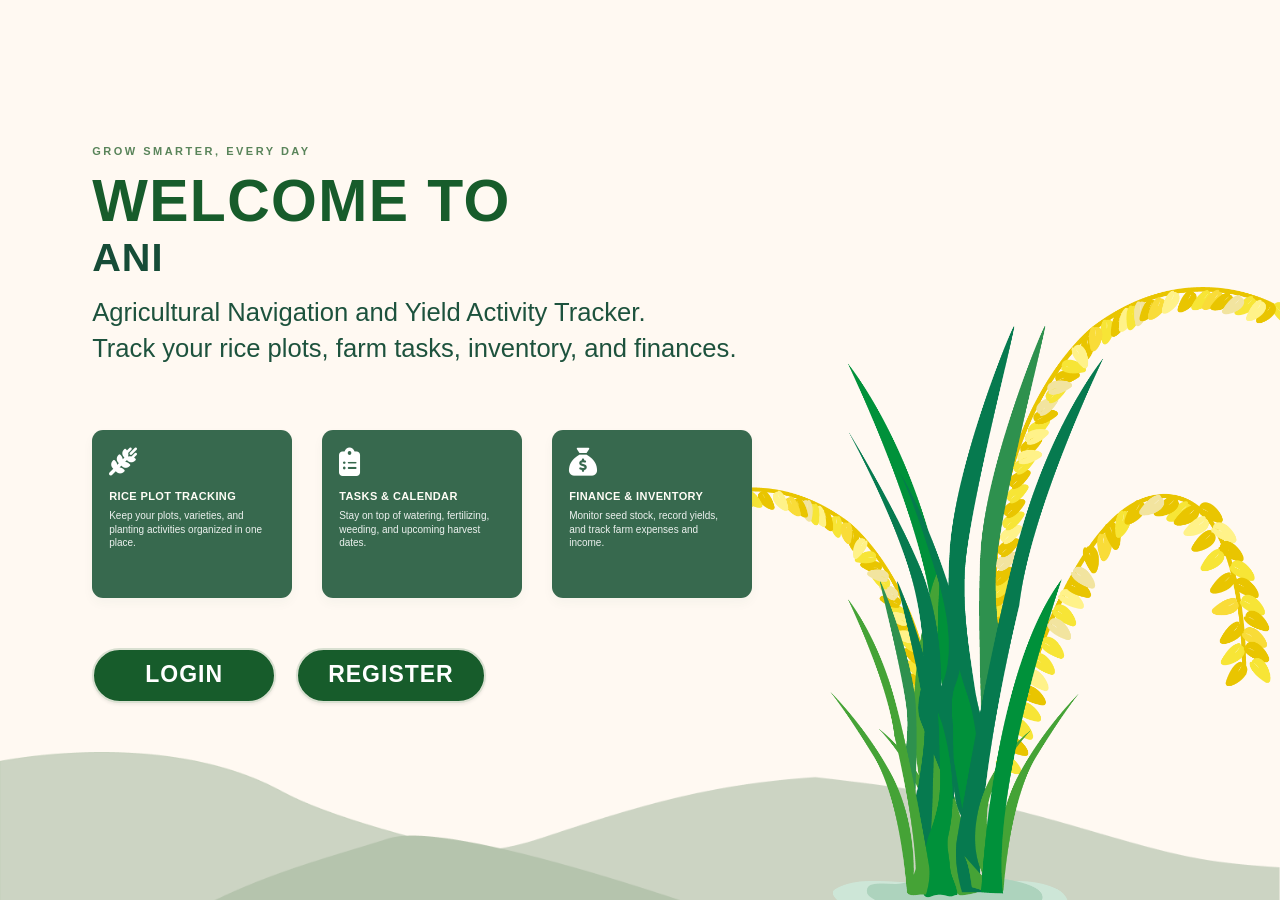
<file: ANI-2/index.html>
<!doctype html>
<html lang="en">
<head>
    <meta charset="utf-8">
    <meta name="viewport" content="width=device-width, initial-scale=1">
    <title>Ani</title>
    <script>
        // Redirect to Admin Dashboard if admin, to User Dashboard if farmer, otherwise landing page
        const user = localStorage.getItem('aniya_user');
        const role = localStorage.getItem('aniya_role');

        if (user) {
            if (role === 'admin') {
                window.location.replace('Admin/index.html');
            } else {
                window.location.replace('Dashboard/index.html');
            }
        } else {
            window.location.replace('landing.html');
        }
    </script>
</head>
<body>
    <noscript>
        <p><a href="landing.html">Open Ani</a></p>
    </noscript>
</body>
</html>
</file>
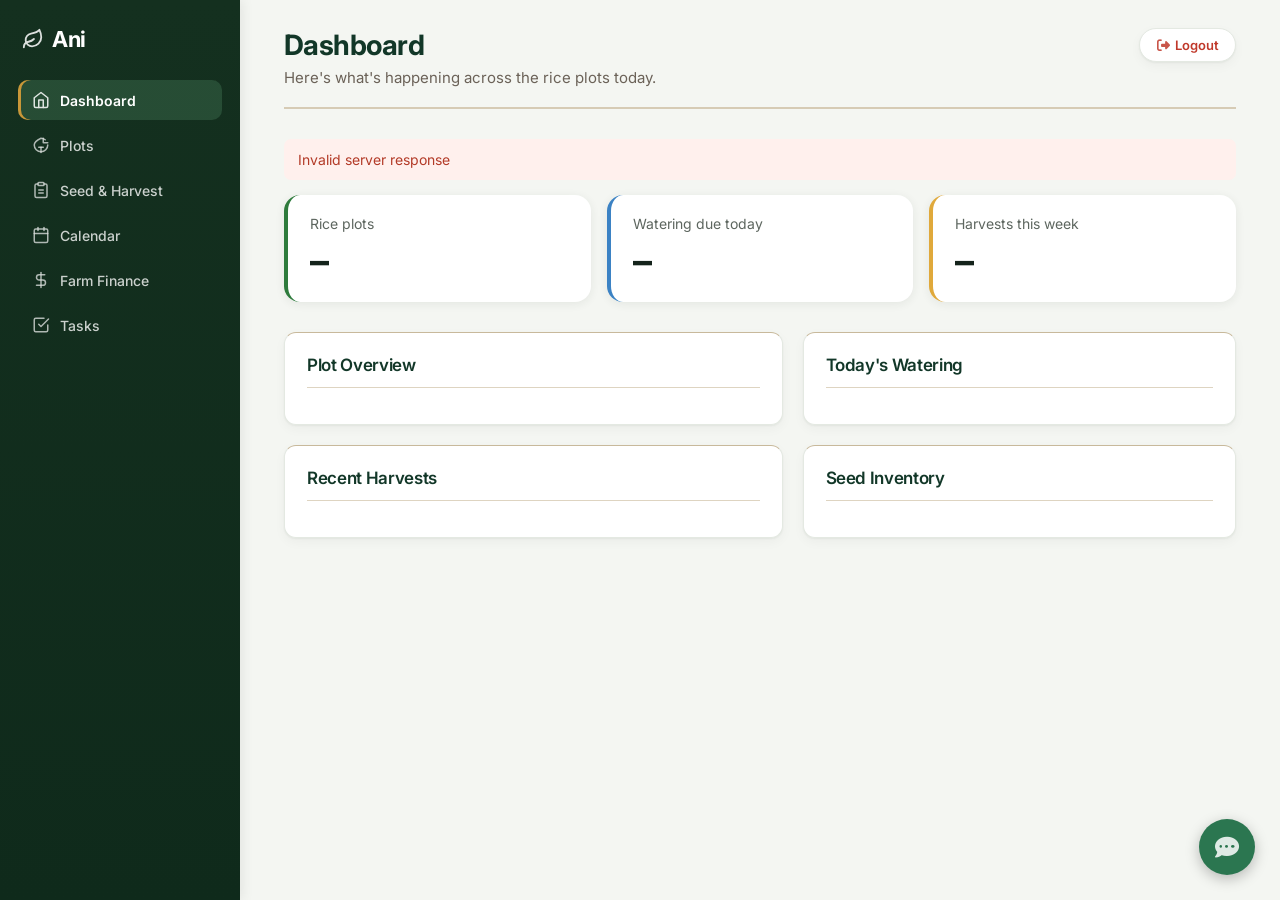
<file: ANI-2/Dashboard/index.html>
<!doctype html>
<html lang="en">
 
<head>
    <meta charset="utf-8">
    <meta name="viewport" content="width=device-width,initial-scale=1">
    <title>Ani — Dashboard</title>
    <link rel="stylesheet" href="../assets/css/base.css">
    <link rel="stylesheet" href="../assets/css/layout.css">
    <link rel="stylesheet" href="../assets/css/components.css">
    <link rel="stylesheet" href="dashboard.css">
    <link rel="stylesheet" href="../Chat/chat.css">
</head>
 
<body data-page="dashboard">
    <div class="app">
        <aside class="sidebar" id="sidebar"></aside>
 
        <main class="main">
            <header class="page-header header-top-bar">
                <div>
                    <h1>Dashboard</h1>
                    <p>Here's what's happening across the rice plots today.</p>
                </div>
 
                <div class="side-note header-user-wrap">
                    <div id="sidebarUser" class="side-user" hidden></div>
                    <a href="#" id="logoutBtn" class="logout-link">🚪 Logout</a>
                </div>
            </header>
 
            <div id="dashError" class="error-box" hidden></div>
 
            <div class="stats">
                <div class="stat stat-green">
                    <span>Rice plots</span>
                    <b id="statRice">–</b>
                </div>
 
                <div class="stat stat-blue">
                    <span>Watering due today</span>
                    <b id="statTasks">–</b>
                </div>
 
                <div class="stat stat-gold">
                    <span>Harvests this week</span>
                    <b id="statHarvests">–</b>
                </div>
            </div>
 
            <div class="dash-grid">
                <section class="card dash-plots">
                    <h2>Plot Overview</h2>
                    <div class="plot-grid" id="plotGrid"></div>
                </section>
 
                <section class="card dash-watering">
                    <h2>Today's Watering</h2>
                    <div id="taskList"></div>
                </section>
 
                <section class="card dash-harvest">
                    <h2>Recent Harvests</h2>
                    <div id="harvestList"></div>
                </section>
 
                <section class="card dash-seeds">
                    <h2>Seed Inventory</h2>
                    <div id="seedList"></div>
                </section>
            </div>
        </main>
    </div>
 
    <div id="toast" class="toast"></div>
 
    <template id="tpl-plot-card">
        <div class="plot-card">
            <strong data-field="name"></strong>
            <small data-field="crop"></small>
            <div>
                <span class="badge" data-badge="crop"></span>
                <span class="badge" data-badge="status"></span>
            </div>
        </div>
    </template>
 
    <template id="tpl-task-item">
        <div class="list-row">
            <span data-field="label"></span>
            <span class="badge" data-badge="state"></span>
        </div>
    </template>
 
    <template id="tpl-harvest-item">
        <div class="list-row">
            <span data-field="label"></span>
            <strong data-field="quantity"></strong>
        </div>
    </template>
 
    <template id="tpl-seed-item">
        <div class="list-row">
            <span data-field="name"></span>
            <strong>
                <span data-field="quantity"></span>
                <span class="badge low" data-role="low" hidden>Low</span>
            </strong>
        </div>
    </template>
 
    <template id="tpl-empty">
        <div class="empty" data-field="text"></div>
    </template>
 
    <script src="../assets/js/core.js"></script>
    <script src="../assets/js/layout.js"></script>
    <script src="dashboard.js"></script>
    <script src="../Chat/chat.js"></script>
</body>
 
</html>
</file>
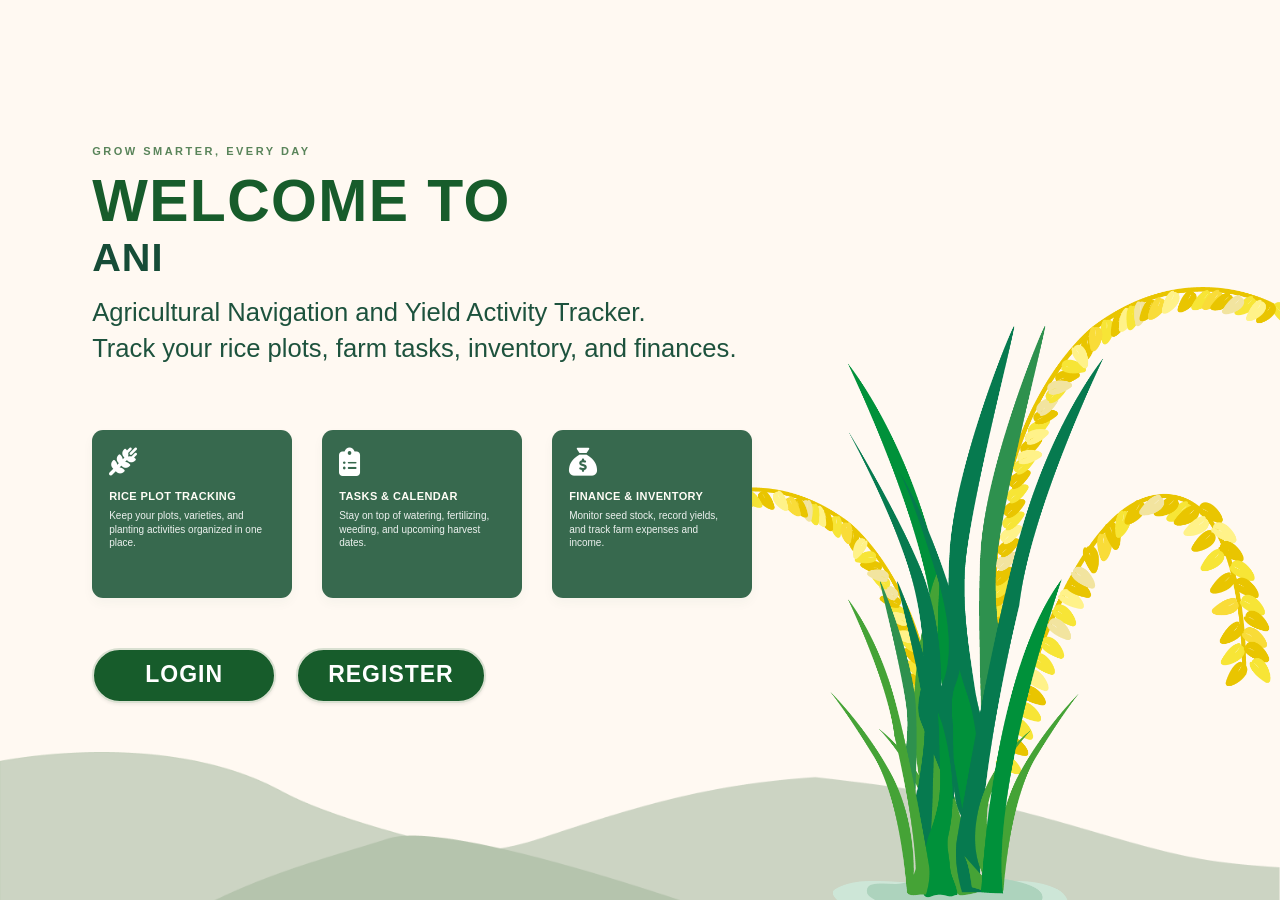
<file: ANI-2/landing.html>
<!doctype html>
<html lang="en">
<head>
    <meta charset="utf-8">
    <meta name="viewport" content="width=device-width, initial-scale=1">
    <meta name="theme-color" content="#fff9f2">
    <meta name="description" content="Ani — Agricultural Navigation and Yield Activity Tracker. Monitor rice plots, farm tasks, inventory, and finances.">
    <title>Ani — Welcome</title>
    <link rel="stylesheet" href="assets/css/base.css">
    <link rel="stylesheet" href="landing.css">
    <link rel="stylesheet" href="https://cdnjs.cloudflare.com/ajax/libs/font-awesome/6.5.2/css/all.min.css">
</head>
<body class="landing-page">
    <main class="landing">
        <div class="landscape" aria-hidden="true">
            <img class="hills" src="assets/images/ground.png" alt="">
            <img class="rice-plant" src="assets/images/Palay.png" alt="">
        </div>

        <section class="landing-content" aria-labelledby="welcome-title">
            <p class="eyebrow">GROW SMARTER, EVERY DAY</p>
            <h1 id="welcome-title">WELCOME TO</h1>
            <h2>ANI</h2>
            <p class="intro">Agricultural Navigation and Yield Activity Tracker.<br class="desktop-break"> Track your rice plots, farm tasks, inventory, and finances.</p>

            <div class="feature-grid">
                <article class="feature-card">
                    <i class="fa-solid fa-wheat-awn" style="color:#ffffff; font-size:28px; display:block; margin-bottom:14px;" aria-hidden="true"></i>
                    <h3>RICE PLOT TRACKING</h3>
                    <p>Keep your plots, varieties, and planting activities organized in one place.</p>
                </article>
                <article class="feature-card">
                    <i class="fa-solid fa-clipboard-list" style="color:#ffffff; font-size:28px; display:block; margin-bottom:14px;" aria-hidden="true"></i>
                    <h3>TASKS &amp; CALENDAR</h3>
                    <p>Stay on top of watering, fertilizing, weeding, and upcoming harvest dates.</p>
                </article>
                <article class="feature-card">
                    <i class="fa-solid fa-sack-dollar" style="color:#ffffff; font-size:28px; display:block; margin-bottom:14px;" aria-hidden="true"></i>
                    <h3>FINANCE &amp; INVENTORY</h3>
                    <p>Monitor seed stock, record yields, and track farm expenses and income.</p>
                </article>
            </div>

            <div class="landing-actions">
                <a class="landing-button" href="Auth/login.html">LOGIN</a>
                <a class="landing-button" href="Auth/register.html">REGISTER</a>
            </div>
        </section>
    </main>
</body>
</html>
</file>
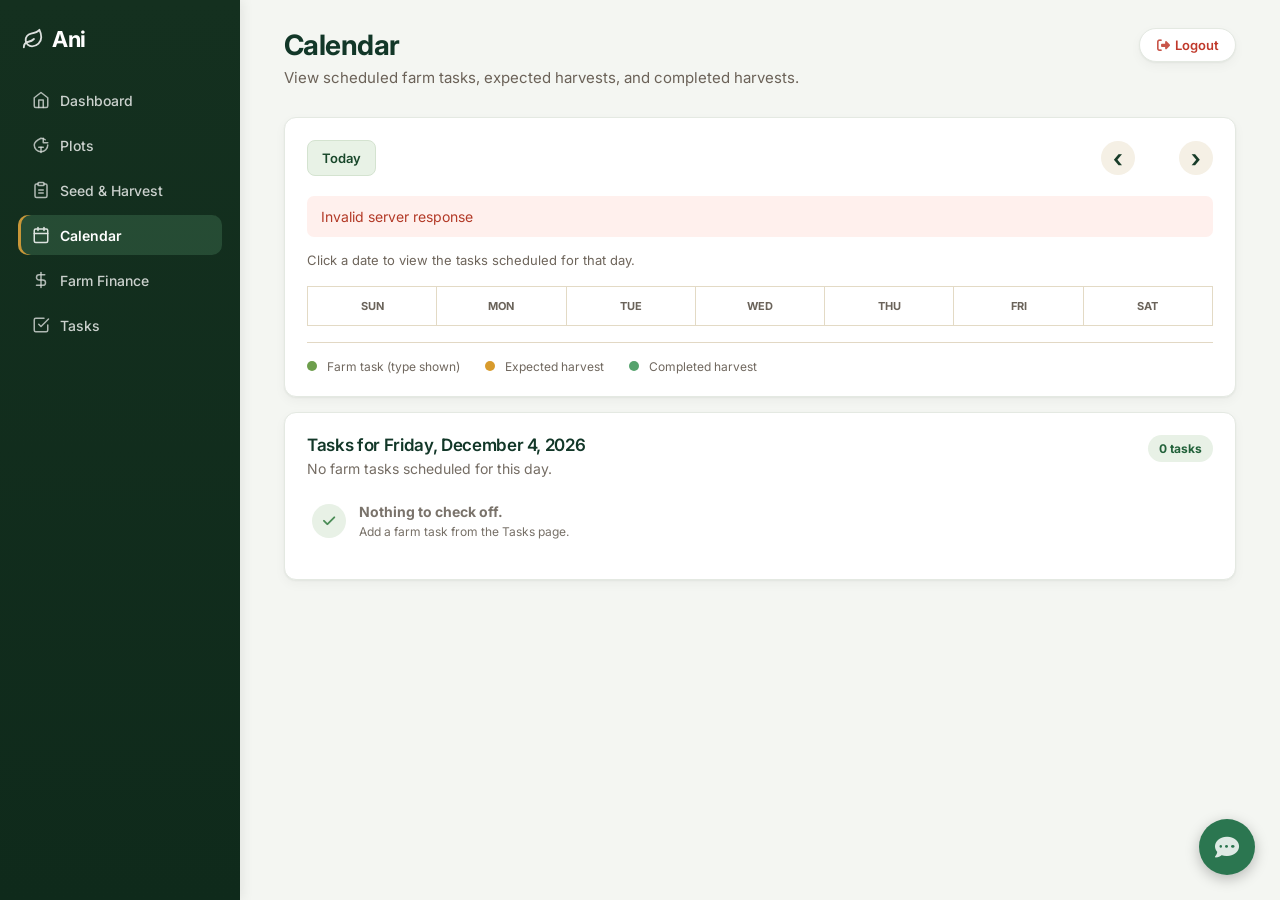
<file: ANI-2/Calendar/calendar.html>
<!doctype html>
<html lang="en">
<head>
    <meta charset="utf-8">
    <meta name="viewport" content="width=device-width,initial-scale=1">
    <title>Ani — Calendar</title>
    <link rel="stylesheet" href="../assets/css/base.css">
    <link rel="stylesheet" href="../assets/css/layout.css">
    <link rel="stylesheet" href="../assets/css/components.css">
    <link rel="stylesheet" href="calendar.css">
    <link rel="stylesheet" href="../Chat/chat.css">
</head>
<body data-page="calendar">
    <div class="app">
        <aside class="sidebar" id="sidebar"></aside>

        <main class="main">
            <header class="page-header header-top-bar">
                <div>
                    <h1>Calendar</h1>
                    <p>View scheduled farm tasks, expected harvests, and completed harvests.</p>
                </div>

                <div class="side-note header-user-wrap">
                    <div id="sidebarUser" class="side-user" hidden></div>
                    <a href="#" id="logoutBtn" class="logout-link">🚪 Logout</a>
                </div>
            </header>

            <section class="card calendar-card">
                <div class="calendar-toolbar">
                    <button type="button" class="today-btn" id="todayBtn">Today</button>

                    <div class="month-nav">
                        <button type="button" id="prevMonth" aria-label="Previous month">‹</button>
                        <h2 id="monthTitle"></h2>
                        <button type="button" id="nextMonth" aria-label="Next month">›</button>
                    </div>
                </div>

                <div id="calNotice" class="error-box" hidden></div>

                <p class="calendar-help">Click a date to view the tasks scheduled for that day.</p>

                <div class="calendar-grid" id="calendar">
                    <div class="weekday">SUN</div>
                    <div class="weekday">MON</div>
                    <div class="weekday">TUE</div>
                    <div class="weekday">WED</div>
                    <div class="weekday">THU</div>
                    <div class="weekday">FRI</div>
                    <div class="weekday">SAT</div>
                </div>

                <div class="legend">
                    <span><i class="dot watering-dot"></i> Farm task (type shown)</span>
                    <span><i class="dot expected-dot"></i> Expected harvest</span>
                    <span><i class="dot harvest-dot"></i> Completed harvest</span>
                </div>
            </section>

            <section class="card day-tasks-card" id="dayTasksCard">
                <div class="day-tasks-header">
                    <div>
                        <h2 id="selectedDateTitle">Tasks for today</h2>
                        <p id="selectedDateSubtitle">Select a date on the calendar to view its checklist.</p>
                    </div>

                    <span class="task-count" id="taskCount">0 tasks</span>
                </div>

                <div class="checklist" id="checklist" hidden></div>

                <div class="empty checklist-empty" id="checklistEmpty" hidden>
                    <span class="empty-icon">✓</span>
                    <div>
                        <strong>Nothing to check off.</strong>
                        <span>Add a farm task from the Tasks page.</span>
                    </div>
                </div>

                <div class="day-events-summary" id="otherEvents" hidden>
                    <h3>Other scheduled events</h3>
                    <div id="otherEventsList"></div>
                </div>
            </section>
        </main>
    </div>

    <div id="toast" class="toast"></div>

    <template id="tpl-day">
        <button type="button" class="day">
            <span class="day-number"><b data-field="today-number"></b></span>
            <span class="day-events"></span>
        </button>
    </template>

    <template id="tpl-day-event">
        <span class="event" data-field="title"></span>
    </template>

    <template id="tpl-checklist-item">
        <label class="checklist-item">
            <input type="checkbox" data-action="toggle">
            <span class="checkmark"></span>
            <span class="checklist-main">
                <strong data-field="title"></strong>
                <small data-field="crop"></small>
            </span>
            <span class="checklist-status" data-field="status"></span>
        </label>
    </template>

    <template id="tpl-scheduled-event">
        <div class="scheduled-event">
            <span data-field="title"></span>
            <small data-field="kind"></small>
        </div>
    </template>

    <script src="../assets/js/core.js"></script>
    <script src="../assets/js/layout.js"></script>
    <script src="calendar.js"></script>
    <script src="../Chat/chat.js"></script>
</body>
</html>
</file>
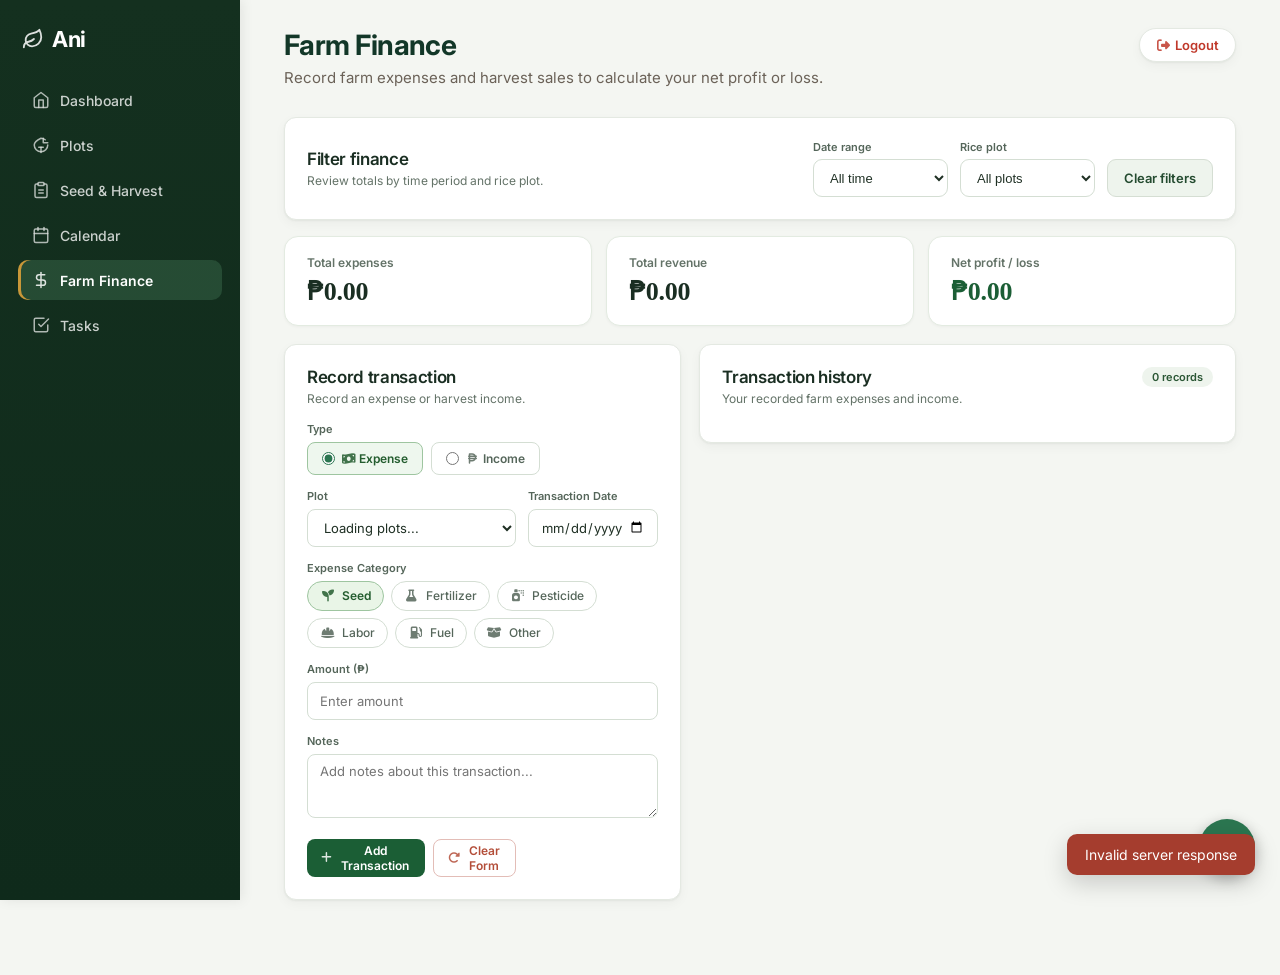
<file: ANI-2/Finance/finance.html>
<!doctype html>
<html lang="en">
<head>
    <meta charset="utf-8">
    <meta name="viewport" content="width=device-width,initial-scale=1">
    <title>Ani — Farm Finance</title>
    <link rel="stylesheet" href="../assets/css/base.css">
    <link rel="stylesheet" href="../assets/css/layout.css">
    <link rel="stylesheet" href="../assets/css/components.css">
    <link rel="stylesheet" href="finance.css">
    <link rel="stylesheet" href="../Chat/chat.css">
</head>
<body data-page="finance">
    <div class="app">
        <aside class="sidebar" id="sidebar"></aside>

        <main class="main">
            <header class="page-header header-top-bar">
                <div>
                    <h1>Farm Finance</h1>
                    <p>Record farm expenses and harvest sales to calculate your net profit or loss.</p>
                </div>

                <div class="side-note header-user-wrap">
                    <div id="sidebarUser" class="side-user" hidden></div>
                    <a href="#" id="logoutBtn" class="logout-link">🚪 Logout</a>
                </div>
            </header>

            <!-- Filter finance card -->
            <section class="card finance-filter-card">
                <div class="finance-filter-info">
                    <h2>Filter finance</h2>
                    <p>Review totals by time period and rice plot.</p>
                </div>

                <div class="finance-filter-controls">
                    <div class="finance-filter-field">
                        <label for="financeDateFilter">Date range</label>
                        <select id="financeDateFilter">
                            <option value="all">All time</option>
                            <option value="week">This week</option>
                            <option value="month">This month</option>
                            <option value="year">This year</option>
                        </select>
                    </div>

                    <div class="finance-filter-field">
                        <label for="financePlotFilter">Rice plot</label>
                        <select id="financePlotFilter">
                            <option value="all">All plots</option>
                        </select>
                    </div>

                    <div class="finance-filter-field finance-filter-action">
                        <button type="button" id="clearFinanceFilters" class="finance-btn-clear">Clear filters</button>
                    </div>
                </div>
            </section>

            <!-- Summary statistics cards -->
            <section class="finance-stats-grid">
                <div class="finance-stat-card">
                    <span class="stat-label">Total expenses</span>
                    <strong id="totalExpenses" class="stat-val">₱0.00</strong>
                </div>

                <div class="finance-stat-card">
                    <span class="stat-label">Total revenue</span>
                    <strong id="totalRevenue" class="stat-val">₱0.00</strong>
                </div>

                <div class="finance-stat-card">
                    <span class="stat-label">Net profit / loss</span>
                    <strong id="netProfit" class="stat-val profit">₱0.00</strong>
                </div>
            </section>

            <!-- Main grid: Record transaction & Transaction history -->
            <div class="finance-grid">
                <!-- Record transaction card -->
                <section class="card finance-form-card">
                    <h2>Record transaction</h2>
                    <p>Record an expense or harvest income.</p>

                    <form id="financeForm" class="finance-form">
                        <div class="finance-field full">
                            <label>Type</label>
                            <div class="finance-type-toggle">
                                <label class="finance-radio expense-choice active">
                                    <input type="radio" name="transaction_type" value="Expense" checked>
                                    <span>💸 Expense</span>
                                </label>

                                <label class="finance-radio income-choice">
                                    <input type="radio" name="transaction_type" value="Income">
                                    <span>💰 Income</span>
                                </label>
                            </div>
                        </div>

                        <div class="finance-field">
                            <label for="financePlot">Plot</label>
                            <select name="plot_id" id="financePlot" required>
                                <option value="">Loading plots...</option>
                            </select>
                        </div>

                        <div class="finance-field">
                            <label for="financeDate">Transaction Date</label>
                            <input type="date" name="transaction_date" id="financeDate" required>
                        </div>

                        <div class="finance-field full">
                            <label id="financeCategoryLabel">Expense Category</label>
                            <div id="financeCategories" class="finance-category-list"></div>
                            <input type="hidden" name="category" id="financeCategory" value="Seed">
                        </div>

                        <div class="finance-field full">
                            <label for="financeAmount">Amount (₱)</label>
                            <input
                                type="number"
                                name="amount"
                                id="financeAmount"
                                min="0.01"
                                step="0.01"
                                placeholder="Enter amount"
                                required
                            >
                        </div>

                        <div class="finance-field full">
                            <label for="financeNotes">Notes</label>
                            <textarea
                                name="notes"
                                id="financeNotes"
                                placeholder="Add notes about this transaction..."
                            ></textarea>
                        </div>

                        <div class="finance-actions full">
                            <button type="submit">＋ Add Transaction</button>
                            <button type="button" class="finance-reset" id="resetFinance">↻ Clear Form</button>
                        </div>
                    </form>
                </section>

                <!-- Transaction history card -->
                <section class="card finance-history-card">
                    <div class="finance-history-header">
                        <div>
                            <h2>Transaction history</h2>
                            <p>Your recorded farm expenses and income.</p>
                        </div>
                        <span id="transactionCount" class="finance-count-badge">0 records</span>
                    </div>

                    <div id="financeList" class="finance-list"></div>
                </section>
            </div>
        </main>
    </div>

    <div id="toast" class="toast"></div>

    <template id="tpl-category-chip">
        <button type="button" class="finance-category">
            <span data-field="icon"></span>
            <span data-field="name"></span>
        </button>
    </template>

    <template id="tpl-finance-item">
        <div class="finance-item">
            <div class="finance-item-main">
                <div class="finance-item-header">
                    <strong class="finance-item-title" data-field="category"></strong>
                    <span class="finance-pill" data-field="type"></span>
                </div>
                <div class="finance-item-meta" data-field="meta"></div>
            </div>
            <div class="finance-item-side">
                <strong class="finance-item-amount" data-field="amount"></strong>
                <button type="button" class="finance-delete-btn" data-action="delete">Delete</button>
            </div>
        </div>
    </template>

    <template id="tpl-finance-empty">
        <div class="finance-empty">
            <p>No transactions found for the selected filter.</p>
        </div>
    </template>

    <script src="../assets/js/core.js"></script>
    <script src="../assets/js/layout.js"></script>
    <script src="finance.js"></script>
    <script src="../Chat/chat.js"></script>
</body>
</html>
</file>
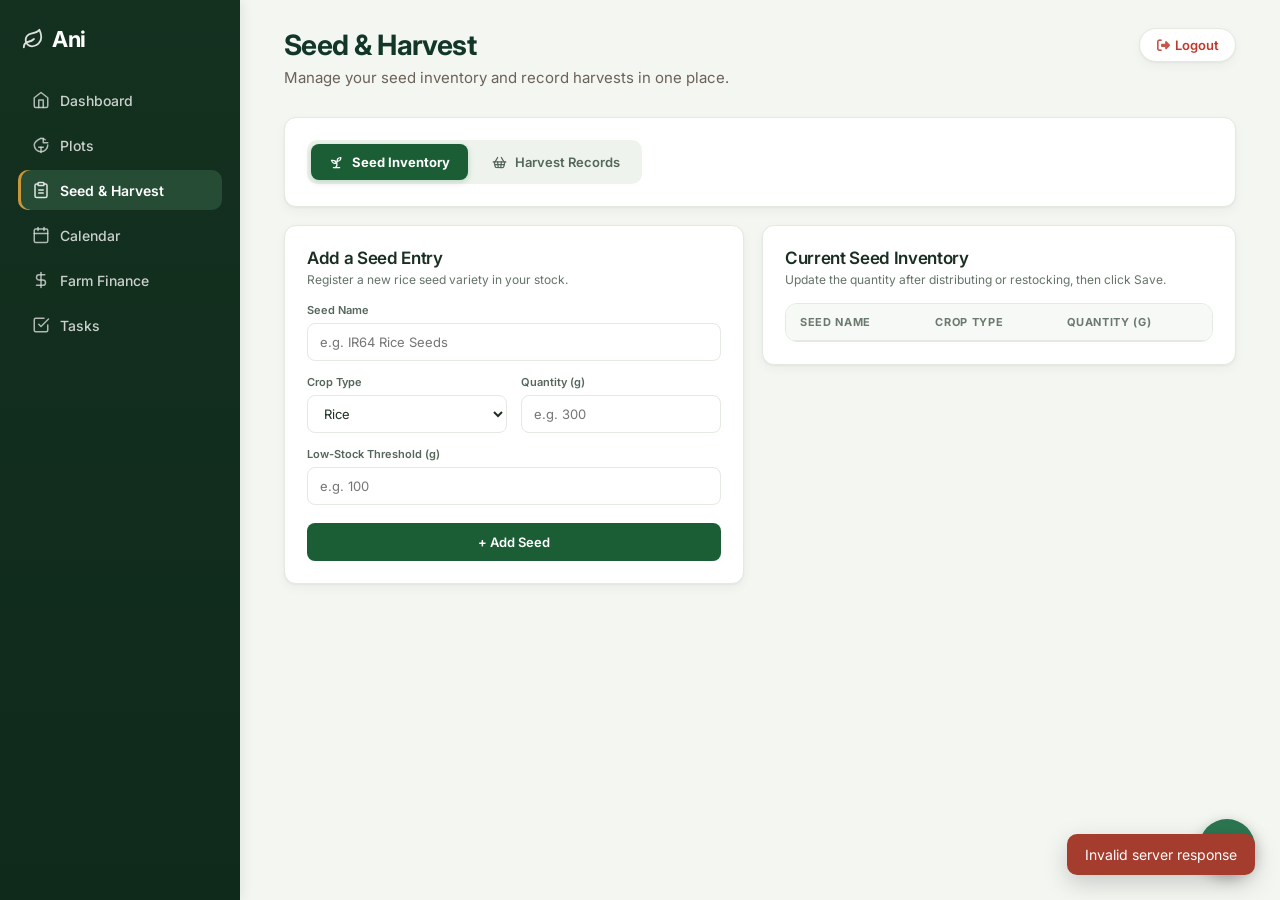
<file: ANI-2/Inventory/inventory.html>
<!doctype html>
<html lang="en">
<head>
    <meta charset="utf-8">
    <meta name="viewport" content="width=device-width,initial-scale=1">
    <title>Ani — Seed & Harvest</title>
    <link rel="stylesheet" href="../assets/css/base.css">
    <link rel="stylesheet" href="../assets/css/layout.css">
    <link rel="stylesheet" href="../assets/css/components.css">
    <link rel="stylesheet" href="../assets/css/theme.css">
    <link rel="stylesheet" href="inventory.css">
    <link rel="stylesheet" href="../Chat/chat.css">
</head>
<body data-page="inventory">
    <div class="app">
        <aside class="sidebar" id="sidebar"></aside>

        <main class="main">
            <header class="page-header header-top-bar">
                <div>
                    <h1>Seed & Harvest</h1>
                    <p>Manage your seed inventory and record harvests in one place.</p>
                </div>

                <div class="side-note header-user-wrap">
                    <div id="sidebarUser" class="side-user" hidden></div>
                    <a href="#" id="logoutBtn" class="logout-link">🚪 Logout</a>
                </div>
            </header>

            <div class="card inventory-tabs">
                <div class="tab-group">
                    <button type="button" class="tab-btn active" data-tab="seeds">
                        <svg width="15" height="15" viewBox="0 0 24 24" fill="none" stroke="currentColor" stroke-width="2" stroke-linecap="round" stroke-linejoin="round"><path d="M7 20h10"/><path d="M10 20c5.5-2.5.8-6.4 3-10"/><path d="M9.5 9.4c1.1.8 1.8 2.2 2.3 3.7-2 .4-3.5.4-4.8-.3-1.2-.6-2.3-1.9-3-4.2 2.8-.5 4.4 0 5.5.8z"/><path d="M14.1 6a7 7 0 0 0-1.1 4c1.9-.1 3.3-.6 4.3-1.4 1-1 1.6-2.3 1.7-4.6-2.7.1-4 1-4.9 2z"/></svg>
                        Seed Inventory
                    </button>
                    <button type="button" class="tab-btn" data-tab="harvest">
                        <svg width="15" height="15" viewBox="0 0 24 24" fill="none" stroke="currentColor" stroke-width="2" stroke-linecap="round" stroke-linejoin="round"><path d="m15 11-1 9"/><path d="m19 11-4-7"/><path d="M2 11h20"/><path d="m3.5 11 1.6 7.4a2 2 0 0 0 2 1.6h9.8a2 2 0 0 0 2-1.6l1.7-7.4"/><path d="M4.5 15.5h15"/><path d="m5 11 4-7"/><path d="m9 11 1 9"/></svg>
                        Harvest Records
                    </button>
                </div>
            </div>

            <!-- Seeds tab: Form on left, Table on right -->
            <div id="seedTab" class="inventory-tab inventory-layout">
                <!-- Left: Add a Seed Entry -->
                <section class="card form-card">
                    <h2>Add a Seed Entry</h2>
                    <p>Register a new rice seed variety in your stock.</p>

                    <form id="seedForm" class="form-row form-grid">
                        <label class="full">
                            Seed Name
                            <input name="seed_name" placeholder="e.g. IR64 Rice Seeds" required>
                        </label>

                        <label>
                            Crop Type
                            <select name="crop_type">
                                <option value="Rice" selected>Rice</option>
                            </select>
                        </label>

                        <label>
                            Quantity (g)
                            <input type="number" min="0" step="0.01" name="quantity_g" placeholder="e.g. 300" required>
                        </label>

                        <label class="full">
                            Low-Stock Threshold (g)
                            <input type="number" min="0" step="0.01" name="threshold_g" placeholder="e.g. 100" required>
                        </label>

                        <button type="submit" class="submit-btn full">+ Add Seed</button>
                    </form>
                </section>

                <!-- Right: Current Seed Inventory -->
                <section class="card table-card">
                    <h2>Current Seed Inventory</h2>
                    <p>Update the quantity after distributing or restocking, then click Save.</p>

                    <div class="table-wrap">
                        <table class="seed-table">
                            <thead>
                                <tr>
                                    <th>Seed Name</th>
                                    <th>Crop Type</th>
                                    <th>Quantity (g)</th>
                                    <th>Threshold (g)</th>
                                    <th>Status</th>
                                    <th>Actions</th>
                                </tr>
                            </thead>
                            <tbody id="seedBody"></tbody>
                        </table>
                    </div>
                </section>
            </div>

            <!-- Harvest tab: Form on left, Table on right -->
            <div id="harvestTab" class="inventory-tab inventory-layout" hidden>
                <!-- Left: Log a Harvest -->
                <section class="card form-card">
                    <h2>Log a Harvest</h2>
                    <p>Record yield and quantity harvested from a plot.</p>

                    <form id="harvestForm" class="form-row form-grid">
                        <label>
                            Plot
                            <select name="plot_id" id="harvestPlot" required></select>
                        </label>

                        <label>
                            Date
                            <input type="date" name="harvest_date" required>
                        </label>

                        <label>
                            Quantity (kg)
                            <input type="number" name="quantity" min="0.01" step="0.01" placeholder="e.g. 12.5" required>
                        </label>

                        <label>
                            Notes (optional)
                            <input name="notes" placeholder="e.g. Good grain quality">
                        </label>

                        <button type="submit" class="submit-btn full">+ Log Harvest</button>
                    </form>
                </section>

                <!-- Right: Harvest History -->
                <section class="card table-card">
                    <h2>Harvest History</h2>
                    <p>Your recorded rice harvest logs and yields.</p>

                    <div class="table-wrap">
                        <table class="harvest-table">
                            <thead>
                                <tr>
                                    <th>Date</th>
                                    <th>Plot</th>
                                    <th>Crop</th>
                                    <th>Quantity</th>
                                    <th>Notes</th>
                                    <th>Actions</th>
                                </tr>
                            </thead>
                            <tbody id="harvestBody"></tbody>
                        </table>
                    </div>
                </section>
            </div>
        </main>
    </div>

    <div id="toast" class="toast"></div>

    <template id="tpl-seed-row">
        <tr>
            <td data-field="name"></td>
            <td><span class="badge" data-badge="crop"></span></td>
            <td><input class="cell-input qty" type="number" min="0" step="0.01"></td>
            <td data-field="threshold"></td>
            <td><span class="badge" data-badge="stock"></span></td>
            <td>
                <button type="button" class="small" data-action="save">Save</button>
                <button type="button" class="small danger" data-action="delete">Delete</button>
            </td>
        </tr>
    </template>

    <template id="tpl-harvest-row">
        <tr>
            <td data-field="date"></td>
            <td data-field="plot"></td>
            <td><span class="badge" data-badge="crop"></span></td>
            <td data-field="quantity"></td>
            <td data-field="notes"></td>
            <td>
                <button type="button" class="small danger" data-action="delete">Delete</button>
            </td>
        </tr>
    </template>

    <script src="../assets/js/core.js"></script>
    <script src="../assets/js/layout.js"></script>
    <script src="seeds.js"></script>
    <script src="harvest.js"></script>
    <script src="inventory.js"></script>
    <script src="../Chat/chat.js"></script>
</body>
</html>
</file>
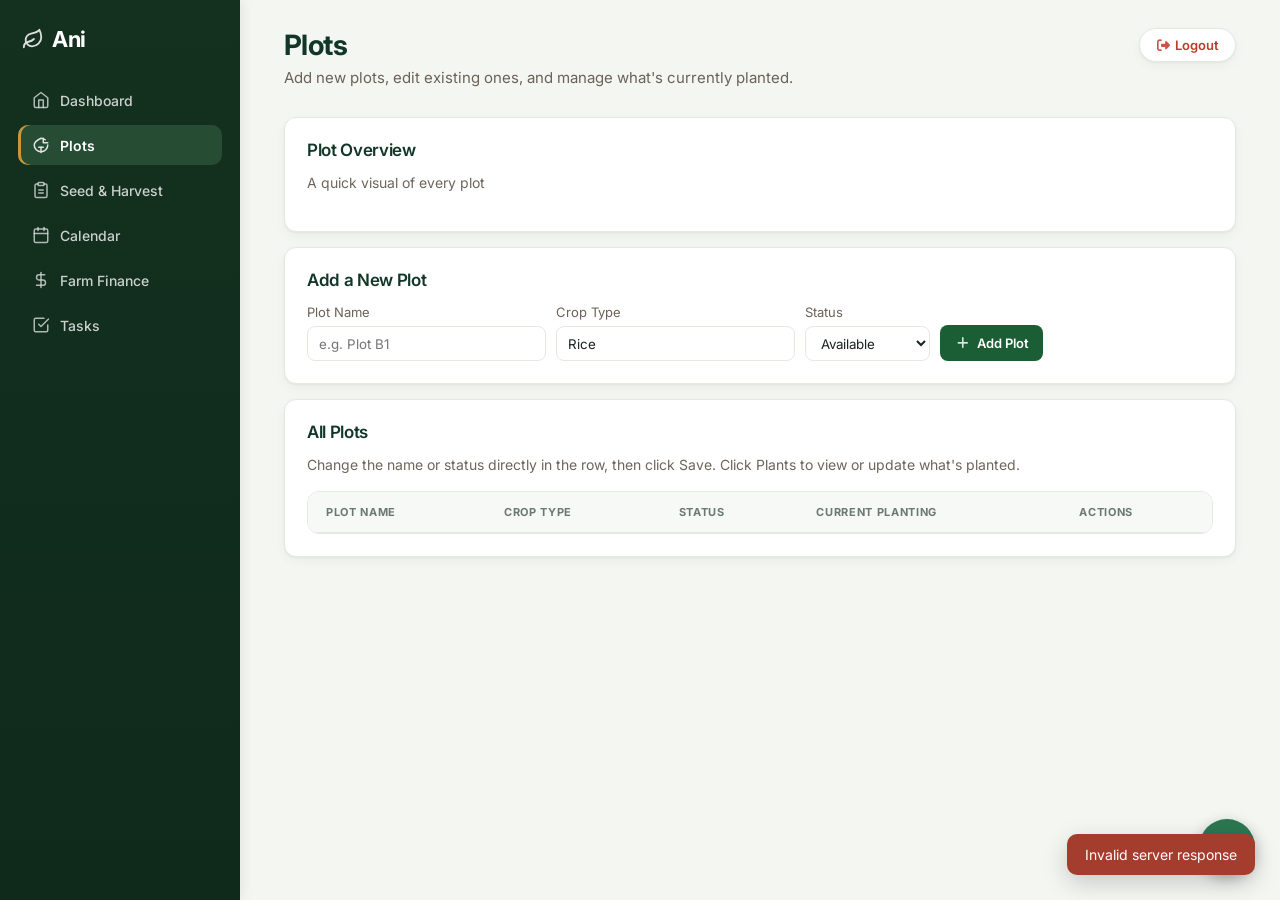
<file: ANI-2/Plots/plots.html>
<!doctype html>
<html lang="en">
<head>
    <meta charset="utf-8">
    <meta name="viewport" content="width=device-width,initial-scale=1">
    <title>Ani — Plots</title>
    <link rel="stylesheet" href="../assets/css/base.css">
    <link rel="stylesheet" href="../assets/css/layout.css">
    <link rel="stylesheet" href="../assets/css/components.css">
    <link rel="stylesheet" href="plots.css">
    <link rel="stylesheet" href="../Chat/chat.css">
</head>
<body data-page="plots">
    <div class="app">
        <aside class="sidebar" id="sidebar"></aside>

        <main class="main">
            <header class="page-header header-top-bar">
                <div>
                 <h1>Plots</h1>
                    <p>Add new plots, edit existing ones, and manage what's currently planted.</p>
                </div>

                <div class="side-note header-user-wrap">
                    <div id="sidebarUser" class="side-user" hidden></div>
                    <a href="#" id="logoutBtn" class="logout-link">🚪 Logout</a>
                </div>
            </header>

            <section class="card">
                <h2>Plot Overview</h2>
                <p>A quick visual of every plot</p>
                <div id="plotOverview" class="plot-grid"></div>
            </section>

            <section class="card">
                <h2>Add a New Plot</h2>

                <form id="plotForm" class="form-row">
                    <label>
                        Plot Name
                        <input name="name" required placeholder="e.g. Plot B1">
                    </label>

                    <label>
                        Crop Type
                        <input type="hidden" name="crop_type" value="Rice">
                        <input value="Rice" readonly>
                    </label>

                    <label>
                        Status
                        <select name="status">
                            <option>Available</option>
                            <option>Occupied</option>
                            <option>Maintenance</option>
                        </select>
                    </label>

                    <button>＋ Add Plot</button>
                </form>
            </section>

            <section class="card">
                <h2>All Plots</h2>
                <p>
                    Change the name or status directly in the row, then click Save.
                    Click Plants to view or update what's planted.
                </p>

                <div class="table-wrap">
                    <table>
                        <thead>
                            <tr>
                                <th>Plot Name</th>
                                <th>Crop Type</th>
                                <th>Status</th>
                                <th>Current Planting</th>
                                <th>Actions</th>
                            </tr>
                        </thead>
                        <tbody id="plotsBody"></tbody>
                    </table>
                </div>
            </section>

            <!-- Planting modal -->
            <div id="plantModal" class="modal" hidden>
                <div class="modal-box">
                    <button type="button" class="close" id="plantClose" aria-label="Close">×</button>

                    <h2>Planting — <span id="plantTitle"></span></h2>

                    <form id="plantForm">
                        <input type="hidden" name="plot_id">
                        <input type="hidden" name="planting_id">

                        <label>
                            Crop / Plant Name
                            <input type="hidden" name="crop_name" value="Rice">
                            <input value="Rice" readonly>
                        </label>

                        <label>
                            Variety
                            <input name="variety" placeholder="e.g. IR64">
                        </label>

                        <div class="form-row">
                            <label>
                                Planted Date
                                <input type="date" name="planted_date" required>
                            </label>

                            <label>
                                Expected Harvest
                                <input type="date" name="expected_harvest_date">
                            </label>
                        </div>

                        <label>
                            Notes
                            <textarea name="notes" placeholder="Optional notes"></textarea>
                        </label>

                        <button>＋ Save Planting</button>
                    </form>
                </div>
            </div>
        </main>
    </div>

    <div id="toast" class="toast"></div>

    <template id="tpl-plot-card">
        <div class="plot-card">
            <strong data-field="name"></strong>
            <small data-field="crop"></small>
            <div>
                <span class="badge" data-badge="crop"></span>
                <span class="badge" data-badge="status"></span>
            </div>
        </div>
    </template>

    <template id="tpl-plot-row">
        <tr>
            <td><input class="cell-input" data-role="name"></td>
            <td><input class="cell-input" value="Rice" readonly></td>
            <td>
                <select data-role="status">
                    <option>Available</option>
                    <option>Occupied</option>
                    <option>Maintenance</option>
                </select>
            </td>
            <td data-field="planting"></td>
            <td class="actions">
                <button type="button" class="small" data-action="save">💾 Save</button>
                <button type="button" class="small" data-action="plant">🌱 Plants</button>
                <button type="button" class="small danger" data-action="delete">Delete</button>
            </td>
        </tr>
    </template>

    <script src="../assets/js/core.js"></script>
    <script src="../assets/js/layout.js"></script>
    <script src="plots.js"></script>
    <script src="../Chat/chat.js"></script>
</body>
</html>
</file>
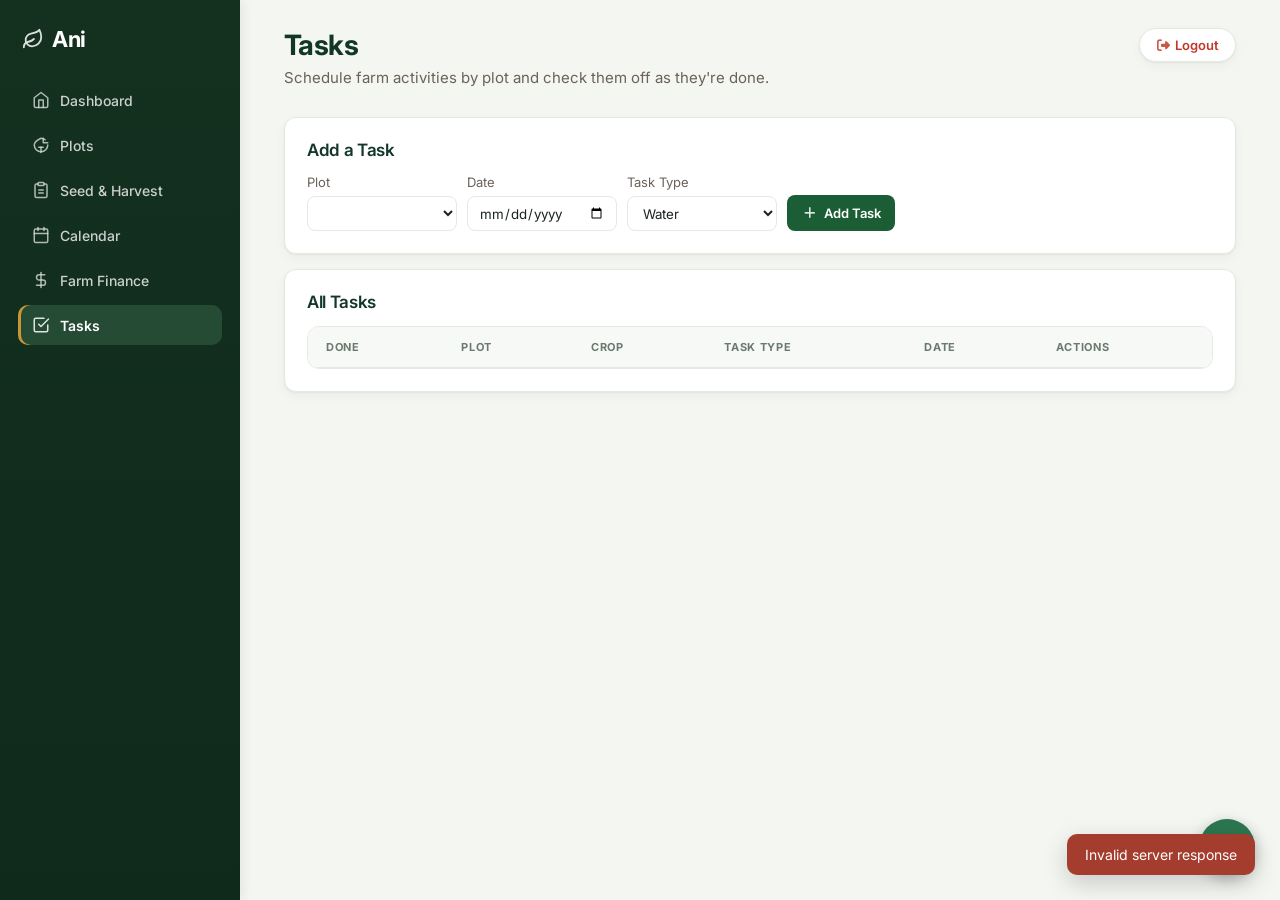
<file: ANI-2/Tasks/watering.html>
<!doctype html>
<html lang="en">
<head>
    <meta charset="utf-8">
    <meta name="viewport" content="width=device-width,initial-scale=1">
    <title>Ani — Watering Tasks</title>
    <link rel="stylesheet" href="../assets/css/base.css">
    <link rel="stylesheet" href="../assets/css/layout.css">
    <link rel="stylesheet" href="../assets/css/components.css">
    <link rel="stylesheet" href="watering.css">
    <link rel="stylesheet" href="../Chat/chat.css">
</head>
<body data-page="watering">
    <div class="app">
        <aside class="sidebar" id="sidebar"></aside>

        <main class="main">
            <header class="page-header header-top-bar">
                <div>
                    <h1>Tasks</h1>
                <p>Schedule farm activities by plot and check them off as they're done.</p>
                </div>

                <div class="side-note header-user-wrap">
                    <div id="sidebarUser" class="side-user" hidden></div>
                    <a href="#" id="logoutBtn" class="logout-link">🚪 Logout</a>
                </div>
            </header>

            <section class="card">
                <h2>Add a Task</h2>

                <form id="taskForm" class="form-row">
                    <label>
                        Plot
                        <select name="plot_id" id="taskPlot" required></select>
                    </label>

                    <label>
                        Date
                        <input type="date" name="task_date" required>
                    </label>

                    <label>
                        Task Type
                        <select name="task_type" id="taskType" required>
                            <option value="Water">Water</option>
                            <option value="Fertilize">Fertilize</option>
                            <option value="Weed">Weed</option>
                            <option value="Pest Control">Pest Control</option>
                            <option value="Inspect">Inspect</option>
                            <option value="Other">Other</option>
                        </select>
                    </label>

                    <button type="submit">＋ Add Task</button>
                </form>
            </section>

            <section class="card">
                <h2>All Tasks</h2>

                <div class="table-wrap">
                    <table>
                        <thead>
                            <tr>
                                <th>Done</th>
                                <th>Plot</th>
                                <th>Crop</th>
                                <th>Task Type</th>
                                <th>Date</th>
                                <th>Actions</th>
                            </tr>
                        </thead>
                        <tbody id="taskBody"></tbody>
                    </table>
                </div>
            </section>
        </main>
    </div>

    <div id="toast" class="toast"></div>

    <template id="tpl-task-row">
        <tr>
            <td><input type="checkbox" data-action="toggle"></td>
            <td data-field="plot"></td>
            <td><span class="badge" data-badge="crop"></span></td>
            <td><span class="badge task-type-badge" data-field="task_type"></span></td>
            <td data-field="date"></td>
            <td>
                <button type="button" class="small danger" data-action="delete">Delete</button>
            </td>
        </tr>
    </template>

    <script src="../assets/js/core.js"></script>
    <script src="../assets/js/layout.js"></script>
    <script src="watering.js"></script>
    <script src="../Chat/chat.js"></script>
</body>
</html>
</file>
<file: ANI-2/assets/css/base.css>
/* ==========================================================================
   base.css
   Reset, page defaults and design tokens shared by every page.
   ========================================================================== */

:root {
    --color-bg: #f5f1e5;
    --color-text: #10251a;
    --color-heading: #123728;
    --color-muted: #6b6258;
    --color-border: #e3dac5;
    --color-primary: #173d23;
    --color-primary-hover: #245c35;
    --color-sidebar: #17371f;
    --color-link: #2b7650;
    --font-heading: Georgia, serif;
}

* {
    box-sizing: border-box;
}

body {
    margin: 0;
    background: #f5f1e5;
    color: #10251a;
    font-family: Arial, Helvetica, sans-serif;
    font-size: 14px;
}

a {
    color: #2b7650;
}

/* The hidden attribute must always win over component display rules */
[hidden] {
    display: none !important;
}
</file>
<file: ANI-2/assets/css/layout.css>
.sidebar {
    position: fixed;
    left: 0;
    top: 0;
    bottom: 0;
    width: 210px;
    background: #17371f;
    color: #fff;
    padding: 26px 18px 20px;
    display: flex;
    flex-direction: column;
    z-index: 5;
}

.brand {
    font-family: Georgia, serif;
    font-size: 25px;
    display: flex;
    align-items: center;
    gap: 8px;
    margin: 0 4px 28px;
}

.brand span {
    font-size: 25px;
}

.sidebar nav {
    display: flex;
    flex-direction: column;
    gap: 5px;
}

.sidebar nav a {
    color: #fff;
    text-decoration: none;
    padding: 12px 13px;
    border-radius: 9px;
    display: flex;
    gap: 10px;
    align-items: center;
    font-size: 15px;
}

.sidebar nav a.active,
.sidebar nav a:hover {
    background: #2b5535;
}

.main {
    margin-left: 210px;
    padding: 28px 44px 60px;
    min-height: 100vh;
}

.page-header {
    margin: 0 0 30px;
}

.page-header h1 {
    font: 700 32px Georgia, serif;
    margin: 0 0 6px;
    color: #123728;
}

.page-header p {
    margin: 0;
    color: #6b6258;
    font-size: 15px;
}

/* ==========================================================================
   Top Header User & Logout Layout (Upper Right Corner)
   ========================================================================== */

.header-top-bar {
    display: flex;
    justify-content: space-between;
    align-items: flex-start;
    gap: 20px;
}

.header-user-wrap {
    margin-top: 0 !important;
    display: flex;
    align-items: center;
    gap: 14px;
    background: #fff;
    border: 1px solid #e3dac5;
    padding: 8px 16px;
    border-radius: 999px;
    box-shadow: 0 1px 2px rgba(0, 0, 0, 0.02);
    font-size: 13px;
    flex-shrink: 0;
}

.side-user {
    margin-bottom: 0 !important;
    color: #123728;
    font-weight: 600;
    word-break: break-word;
}

.logout-link {
    color: #2b7650;
    text-decoration: none;
    font-weight: bold;
}

.logout-link:hover {
    text-decoration: underline;
}

@media (max-width: 900px) {
    .sidebar {
        position: static;
        width: 100%;
        height: auto;
        padding: 14px;
    }

    .sidebar nav {
        flex-direction: row;
        overflow: auto;
    }

    .main {
        margin-left: 0;
        padding: 22px 15px;
    }
}

@media (max-width: 768px) {
    .header-top-bar {
        flex-direction: column;
        align-items: stretch;
    }

    .header-user-wrap {
        align-self: flex-start;
    }
}

@media (max-width: 520px) {
    .brand {
        margin-bottom: 12px;
    }

    .sidebar nav a {
        white-space: nowrap;
        padding: 9px;
    }

    .page-header h1 {
        font-size: 28px;
    }
}

.sidebar nav a span.nav-icon,
.brand .brand-icon {
    display: inline-flex;
    align-items: center;
    justify-content: center;
    opacity: 0.85;
}
</file>
<file: ANI-2/assets/css/components.css>
/* ==========================================================================
   components.css
   Reusable pieces: cards, badges, forms, buttons, tables, toast, plot cards.
   ========================================================================== */

.card { 
    background: #fff;
    border: 1px solid #e3dac5;
    border-radius: 10px;
    padding: 20px;
    margin-bottom: 15px;
    box-shadow: 0 1px 1px rgba(0, 0, 0, .02);
}

.card h2 {
    font: 700 19px Georgia, serif;
    margin: 0 0 14px;
    color: #123728;
}

.card > p {
    color: #6e655b;
    margin: 0 0 18px;
}

.plot-grid {
    display: grid;
    grid-template-columns: repeat(3, minmax(260px, 1fr));
    gap: 12px;
}

.plot-card {
    border: 2px solid #218c4d;
    border-radius: 9px;
    padding: 14px 18px;
    background: #fff;
}

.plot-card strong {
    display: block;
    font-size: 15px;
    margin-bottom: 4px;
}

.plot-card small {
    display: block;
    color: #70685f;
    margin-bottom: 9px;
}

.badge {
    display: inline-block;
    border-radius: 999px;
    padding: 4px 10px;
    font-size: 11px;
    font-weight: 700;
    margin-right: 4px;
    background: #edf0e9;
}

.badge.rice {
    background: #e3efd8;
    color: #4f7b32;
}

.badge.occupied,
.badge.done {
    background: #d9f2e2;
    color: #16804a;
}

.badge.available {
    background: #eaf2e8;
    color: #3f784d;
}

.badge.maintenance {
    background: #f2dfdf;
    color: #9c3c3c;
}

.badge.pending,
.badge.low {
    background: #ffebc7;
    color: #ad6a00;
}

.list-row {
    padding: 12px 0;
    border-bottom: 1px solid #e7deca;
    display: flex;
    justify-content: space-between;
    align-items: center;
    gap: 15px;
}

.list-row:last-child {
    border-bottom: 0;
}

.empty {
    color: #7a736b;
    padding: 15px 0;
}

.form-row {
    display: flex;
    gap: 10px;
    align-items: end;
    flex-wrap: wrap;
}

.form-row label {
    display: flex;
    flex-direction: column;
    gap: 6px;
    color: #6b6258;
    font-size: 13px;
}

.form-row input,
.form-row select {
    height: 35px;
    border: 1px solid #e2d8c4;
    border-radius: 7px;
    background: #fff;
    padding: 7px 11px;
    color: #1a241e;
    min-width: 120px;
}

.form-row label:first-child input {
    min-width: 190px;
}

.form-row button,
button {
    height: 36px;
    border: 0;
    border-radius: 7px;
    background: #173d23;
    color: #fff;
    font-weight: 700;
    padding: 0 14px;
    cursor: pointer;
}

.form-row button:hover,
button:hover {
    background: #245c35;
}

.table-wrap {
    overflow: auto;
}

table {
    border-collapse: collapse;
    width: 100%;
    min-width: 800px;
}

th {
    background: #f8f3e8;
    text-align: left;
    color: #615b53;
    font-size: 11px;
    letter-spacing: .3px;
    padding: 13px 18px;
    border-bottom: 1px solid #dfd5bf;
}

td {
    padding: 12px 18px;
    border-bottom: 1px solid #e4dac5;
    vertical-align: middle;
}

.cell-input,
td select {
    height: 30px;
    border: 1px solid #e2d8c4;
    border-radius: 6px;
    padding: 5px 8px;
    background: #fff;
}

.actions {
    white-space: nowrap;
}

.small {
    height: 28px;
    padding: 0 9px;
    font-size: 12px;
    background: #e8f1e6;
    color: #22613a;
    margin-right: 5px;
}

.small.danger {
    background: #f5e5e2;
    color: #9c3e30;
}

.error-box {
    padding: 12px 14px;
    border-radius: 7px;
    background: #fff0ed;
    color: #b33a27;
    margin-bottom: 15px;
}

.toast {
    position: fixed;
    right: 25px;
    bottom: 25px;
    background: #173d23;
    color: #fff;
    padding: 12px 18px;
    border-radius: 8px;
    opacity: 0;
    transform: translateY(8px);
    transition: .2s;
    pointer-events: none;
    z-index: 20;
}

.toast.show {
    opacity: 1;
    transform: none;
}

.toast.error {
    background: #a53d2e;
}

@media (max-width: 900px) {
    .plot-grid {
        grid-template-columns: 1fr;
    }

    .form-row {
        align-items: stretch;
    }
}
</file>
<file: ANI-2/Dashboard/dashboard.css>
.stats {
    display: grid;
    grid-template-columns: repeat(3, 1fr);
    gap: 18px;
    margin-bottom: 42px;
}
 
.stat {
    background: #fff;
    border: 1px solid #e3dac5;
    border-radius: 10px;
    padding: 24px 19px;
}
 
.stat b {
    display: block;
    font: 700 34px Georgia, serif;
    color: #2e7b3c;
    margin-bottom: 12px;
}
 
.stat span {
    color: #6d665f;
}
 
.two-col {
    display: grid;
    grid-template-columns: 2fr 1fr;
    gap: 28px;
}
 
.stack {
    display: flex;
    flex-direction: column;
    gap: 28px;
}
 
@media (max-width: 900px) {
    .stats {
        grid-template-columns: repeat(2, 1fr);
    }
 
    .two-col {
        grid-template-columns: 1fr;
    }
}
 
@media (max-width: 520px) {
    .stats {
        grid-template-columns: 1fr;
    }
}
 
 
/* ==========================================================================
   Dashboard visual separation
   Clearer borders keep headings, numbers, and lists from looking like they
   are floating on the page. These are dashboard-only styling overrides.
   ========================================================================== */
 
.page-header {
    padding-bottom: 20px;
    border-bottom: 2px solid #d6cbb5;
}
 
.stats {
    gap: 16px;
    margin-bottom: 30px;
}
 
.stat {
    border: 1px solid #c8b99b;
    border-bottom: 4px solid #2e7b3c;
    border-radius: 12px;
    box-shadow: 0 2px 5px rgba(34, 52, 35, 0.06);
}
 
.stat b {
    padding-bottom: 10px;
    border-bottom: 1px solid #e5dece;
}
 
.stat span {
    display: block;
    line-height: 1.5;
}
 
.card {
    border: 1px solid #c8b99b;
    border-top: 3px solid #2e7b3c;
    box-shadow: 0 2px 6px rgba(34, 52, 35, 0.05);
}
 
.card h2 {
    padding-bottom: 12px;
    border-bottom: 1px solid #ded4c1;
}
 
.plot-card {
    border: 1px solid #b8c9ad;
    border-left: 4px solid #2e7b3c;
    box-shadow: 0 1px 3px rgba(34, 52, 35, 0.04);
}
 
.list-row {
    border-bottom: 1px solid #d8cdb8;
    padding: 14px 10px;
}
 
.list-row:nth-child(odd) {
    background: #fbfaf6;
}
 
.list-row:last-child {
    border-bottom: 0;
}
 
.empty {
    border: 1px dashed #c8b99b;
    border-radius: 8px;
    background: #fbfaf6;
    padding: 18px;
}
 
@media (max-width: 520px) {
    .stat {
        padding: 20px 16px;
    }
 
    .card {
        padding: 16px;
    }
}
 
 
/* ==========================================================================
   Dashboard layout: 3 stat tiles on top, then a 2 x 2 grid of cards.
   Left column: Plot Overview, Recent Harvests.
   Right column: Today's Watering, Seed Inventory.
   ========================================================================== */
 
.dash-grid {
    display: grid;
    grid-template-columns: 1.15fr 1fr;
    gap: 20px;
    align-items: stretch;
}
 
.dash-grid .card {
    margin-bottom: 0;
    border-top: 1px solid #c8b99b;
}
 
/* Plot Overview: compact rows instead of cards */
.dash-plots .plot-grid {
    display: block;
}
 
.dash-plots .plot-card {
    display: flex;
    flex-wrap: wrap;
    align-items: center;
    justify-content: space-between;
    gap: 2px 12px;
    padding: 12px 4px;
    border: 0;
    border-bottom: 1px solid #d8cdb8;
    border-radius: 0;
    box-shadow: none;
    background: transparent;
    transition: none;
}
 
.dash-plots .plot-card:hover {
    transform: none;
    box-shadow: none;
}
 
.dash-plots .plot-card:last-child {
    border-bottom: 0;
}
 
.dash-plots .plot-card strong {
    flex: 1 1 60%;
    margin: 0;
}
 
.dash-plots .plot-card small {
    order: 3;
    flex: 1 1 100%;
    margin: 0;
    font-size: 12px;
}
 
.dash-plots .plot-card > div {
    order: 2;
}
 
/* The row shows only the status; the crop is already the subtitle */
.dash-plots .plot-card .badge[data-badge="crop"] {
    display: none;
}
 
.dash-plots .plot-card .badge {
    margin-right: 0;
}
 
@media (max-width: 900px) {
    .dash-grid {
        grid-template-columns: 1fr;
    }
}
 
 
/* ==========================================================================
   Stat tiles: label on top, big number below, colored left accent edge.
   ========================================================================== */
 
.stats .stat {
    padding: 18px 22px 20px;
    border: 0;
    border-left: 4px solid var(--stat-accent, #2e7b3c);
    border-radius: 16px;
    background: #fff;
    box-shadow: 0 2px 10px rgba(34, 52, 35, 0.08);
}
 
.stat-green { --stat-accent: #2e7b3c; }
.stat-blue  { --stat-accent: #3b82c4; }
.stat-gold  { --stat-accent: #e0a93b; }
 
.stats .stat span {
    display: block;
    margin-bottom: 6px;
    font-size: 14px;
    color: #5d665f;
}
 
.stats .stat b {
    margin: 0;
    padding: 0;
    border: 0;
    font: 700 38px/1.1 'Inter', system-ui, sans-serif;
    letter-spacing: -0.02em;
    color: #14231b;
}
</file>
<file: ANI-2/Chat/chat.css>
/* ==========================================================================
   chat.css
   Floating "Ask Ani" chat widget.
   ========================================================================== */

/* Chatbot */
.chat-fab {
    position: fixed;
    right: 25px;
    bottom: 25px;
    width: 56px;
    height: 56px;
    border: 0;
    border-radius: 50%;
    background: #2b7650;
    color: #fff;
    font-size: 24px;
    cursor: pointer;
    box-shadow: 0 4px 14px rgba(0, 0, 0, .25);
    z-index: 15;
}

.chat-fab:hover {
    background: #17371f;
}

.chat-box {
    position: fixed;
    right: 25px;
    bottom: 25px;
    width: 340px;
    max-width: calc(100vw - 30px);
    height: 460px;
    max-height: calc(100vh - 50px);
    background: #fffdf6;
    border: 1px solid #d8ceb0;
    border-radius: 14px;
    box-shadow: 0 8px 28px rgba(0, 0, 0, .25);
    display: flex;
    flex-direction: column;
    overflow: hidden;
    z-index: 15;
}

.chat-box[hidden] {
    display: none;
}

.chat-head {
    background: #17371f;
    color: #fff;
    padding: 12px 14px;
    display: flex;
    justify-content: space-between;
    align-items: center;
}

.chat-head button {
    background: none;
    border: 0;
    color: #fff;
    font-size: 16px;
    cursor: pointer;
}

.chat-log {
    flex: 1;
    overflow-y: auto;
    padding: 12px;
    display: flex;
    flex-direction: column;
    gap: 8px;
}

.chat-msg {
    max-width: 85%;
    padding: 9px 12px;
    border-radius: 12px;
    line-height: 1.4;
    white-space: pre-wrap;
    word-wrap: break-word;
}

.chat-msg.bot {
    background: #ece4cc;
    align-self: flex-start;
}

.chat-msg.user {
    background: #2b7650;
    color: #fff;
    align-self: flex-end;
}

.chat-msg.typing {
    opacity: .6;
}

.chat-msg.error {
    background: #f3d6d0;
    color: #a53d2e;
}

.chat-form {
    display: flex;
    gap: 8px;
    padding: 10px;
    border-top: 1px solid #d8ceb0;
}

.chat-form input {
    flex: 1;
    padding: 9px 10px;
    border: 1px solid #c9bf9f;
    border-radius: 8px;
    font: inherit;
}

.chat-form button {
    background: #2b7650;
    color: #fff;
    border: 0;
    border-radius: 8px;
    padding: 0 14px;
    cursor: pointer;
}

.chat-form button:disabled {
    opacity: .6;
}
</file>
<file: ANI-2/landing.css>
/* SIA-TOMORROW welcome page */
:root {
    --landing-cream: #fff9f2;
    --landing-green: #175c2b;
    --landing-deep: #164c37;
    --landing-card: #37694e;
}
.landing-page {
    margin: 0;
    min-height: 100vh;
    overflow-x: hidden;
    background: var(--landing-cream);
    color: var(--landing-deep);
    font-family: "Century Gothic", "Trebuchet MS", Arial, sans-serif;
}
.landing {
    position: relative;
    isolation: isolate;
    min-height: 100vh;
    display: flex;
    align-items: center;
    padding: 64px clamp(28px, 7.2vw, 112px);
}
.landing-content {
    width: min(660px, 58vw);
    position: relative;
    z-index: 2;
    padding: 20px 0 72px;
}
.eyebrow {
    margin: 0 0 12px;
    color: #59845a;
    font-size: 11px;
    font-weight: 800;
    letter-spacing: 2.5px;
}
.landing-content h1 {
    margin: 0;
    color: var(--landing-green);
    font-size: clamp(38px, 4.6vw, 68px);
    line-height: 1.08;
    letter-spacing: 1.4px;
    font-weight: 800;
}
.landing-content h2 {
    margin: 2px 0 16px;
    color: var(--landing-deep);
    font-size: clamp(29px, 3.1vw, 48px);
    line-height: 1.12;
    letter-spacing: 1px;
    font-weight: 800;
}
.intro {
    margin: 0;
    color: #1d523d;
    font-size: clamp(18px, 2vw, 30px);
    line-height: 1.38;
    font-weight: 400;
}
.feature-grid {
    display: grid;
    grid-template-columns: repeat(3, minmax(0, 1fr));
    gap: 30px;
    margin-top: 64px;
    max-width: 660px;
}
.feature-card {
    min-height: 168px;
    padding: 18px 17px 16px;
    border-radius: 11px;
    background: var(--landing-card);
    color: #fffdf6;
    box-shadow: 0 5px 12px rgba(24, 69, 42, .04);
}
.feature-icon {
    width: 45px;
    height: 45px;
    display: grid;
    place-items: center;
    margin-bottom: 17px;
    border-radius: 50%;
    background: #f7f7ec;
    font-size: 22px;
}
.feature-card h3 {
    margin: 0 0 7px;
    font-size: 11px;
    font-weight: 800;
    letter-spacing: .4px;
    white-space: nowrap;
}
.feature-card p {
    margin: 0;
    color: rgba(255, 255, 255, .91);
    font-size: 10px;
    line-height: 1.35;
}
.landing-actions {
    display: flex;
    flex-wrap: wrap;
    gap: 20px;
    margin-top: 50px;
}
.landing-button {
    min-width: 184px;
    padding: 11px 30px 12px;
    border: 2px solid #d9e0d1;
    border-radius: 999px;
    background: var(--landing-green);
    color: #fff;
    text-align: center;
    text-decoration: none;
    font-size: 23px;
    font-weight: 800;
    letter-spacing: 1px;
    line-height: 1.2;
    transition: background .2s ease, transform .2s ease;
    box-shadow: 0 2px 3px rgba(0, 0, 0, .06);
}
.landing-button:hover,
.landing-button:focus-visible {
    background: #26743c;
    transform: translateY(-2px);
}
.landscape {
    position: absolute;
    inset: 0;
    z-index: -1;
    overflow: hidden;
    pointer-events: none;
}
.hills {
    position: absolute;
    bottom: -25px;
    left: 0;
    width: 100%;
    height: auto;
    max-height: 23%;
    object-fit: fill;
    object-position: bottom;
}
.left-plant {
    display: none;
}
.rice-plant {
    position: absolute;
    right: -10px;
    bottom: -3%;
    height: 108%;
    width: auto;
    max-width: 48vw;
    object-fit: contain;
    object-position: bottom right;
}
@media (min-width: 1500px) {
    .landing-content { width: 700px; }
    .feature-grid { max-width: 700px; }
}
@media (max-width: 1000px) {
    .landing { padding: 50px 6vw; }
    .landing-content { width: min(680px, 72vw); }
    .feature-grid { gap: 14px; margin-top: 42px; }
    .feature-card { padding: 15px 12px; }
    .feature-card h3 { font-size: 9px; white-space: normal; }
    .rice-plant { right: -65px; height: 92%; max-width: 55vw; opacity: .95; }
}
@media (max-width: 680px) {
    .landing {
        min-height: 100svh;
        align-items: flex-start;
        padding: 58px 24px 260px;
    }
    .landing-content { width: 100%; padding: 0; }
    .landing-content h1 { font-size: clamp(35px, 10vw, 54px); }
    .landing-content h2 { font-size: clamp(27px, 7.8vw, 40px); }
    .intro { font-size: 19px; }
    .desktop-break { display: none; }
    .feature-grid { grid-template-columns: 1fr; gap: 12px; margin-top: 32px; max-width: 390px; }
    .feature-card { min-height: auto; display: grid; grid-template-columns: 42px 1fr; column-gap: 12px; padding: 13px 15px; }
    .feature-icon { grid-row: span 2; width: 40px; height: 40px; margin: 0; }
    .feature-card h3 { align-self: end; font-size: 10px; }
    .feature-card p { font-size: 11px; }
    .landing-actions { gap: 12px; margin-top: 28px; }
    .landing-button { min-width: 140px; padding: 10px 20px; font-size: 17px; }
    .rice-plant { height: 43%; max-width: 72vw; right: -34px; bottom: 0; opacity: .95; }
    .hills { width: 100%; max-height: 15%; }
}
@media (prefers-reduced-motion: reduce) {
    .landing-button { transition: none; }
}

.feature-card .feature-icon i {
    color: #1b5e35 !important;
    font-size: 24px !important;
    opacity: 1 !important;
}

.feature-card .feature-icon {
    width: 45px;
    height: 45px;
    display: grid;
    place-items: center;
    margin-bottom: 17px;
    border-radius: 50%;
    background: #f7f7ec;
}
</file>
<file: ANI-2/Calendar/calendar.css>
/* ==========================================================================
   calendar.css
   Calendar page: month grid, events, legend and the daily checklist.
   ========================================================================== */

.calendar-toolbar {
    display: flex;
    justify-content: space-between;
    align-items: center;
    margin-bottom: 20px;
}

.today-btn {
    background: #e8f2e6;
    color: #18472a;
    border: 1px solid #d4e3d0;
}

.month-nav {
    display: flex;
    align-items: center;
    gap: 22px;
}

.month-nav h2 {
    margin: 0;
    font-size: 20px;
}

.month-nav button {
    border-radius: 50%;
    width: 34px;
    height: 34px;
    padding: 0;
    background: #f5f0e5;
    color: #183c29;
    font-size: 25px;
}

.calendar-grid {
    display: grid;
    grid-template-columns: repeat(7, minmax(0, 1fr));
    grid-template-rows: auto;          /* weekday header row sizes to its text */
    grid-auto-rows: 112px;             /* every week row after it */
    border-left: 1px solid #e3dac5;
    border-top: 1px solid #e3dac5;
    min-width: 0;
}

.weekday {
    text-align: center;
    padding: 12px 5px;
    color: #6a635a;
    font-size: 11px;
    font-weight: 700;
    border-right: 1px solid #e3dac5;
    border-bottom: 1px solid #e3dac5;
}

.day {
    height: 112px;
    min-width: 0;
    min-height: 0;
    overflow: hidden;
    border-right: 1px solid #e3dac5;
    border-bottom: 1px solid #e3dac5;
    padding: 10px;
    background: #fff;
}

.day.other {
    background: #faf7ef;
    color: #a69e92;
}

.day.today {
    outline: 2px solid #3b7e3f;
    outline-offset: -2px;
    background: #f5faf1;
}

.day-number {
    font-size: 13px;
    margin-bottom: 8px;
}

.day-number b {
    display: inline-flex;
    width: 25px;
    height: 25px;
    border-radius: 50%;
    background: #4b8a4e;
    color: #fff;
    align-items: center;
    justify-content: center;
}

.event {
    display: block;
    width: 100%;
    min-width: 0;
    font-size: 10px;
    line-height: 16px;
    height: 20px;
    border-radius: 5px;
    padding: 2px 6px;
    margin: 2px 0;
    white-space: nowrap;
    overflow: hidden;
    text-overflow: ellipsis;
    font-weight: 700;
}

.event.watering {
    background: #e3efd8;
    color: #4d7d36;
}

.event.expected {
    background: #ffe7b8;
    color: #a76a00;
}

.event.harvest {
    background: #d6f0df;
    color: #268353;
}

.legend {
    display: flex;
    gap: 25px;
    padding-top: 16px;
    margin-top: 16px;
    border-top: 1px solid #e2d8c4;
    color: #70685f;
    font-size: 12px;
}

.dot {
    display: inline-block;
    width: 10px;
    height: 10px;
    border-radius: 50%;
    margin-right: 7px;
}

.watering-dot {
    background: #6d9e4c;
}

.expected-dot {
    background: #d89b2d;
}

.harvest-dot {
    background: #55a36d;
}

/* Calendar date selection + daily checklist */
.calendar-help {
    margin: -6px 0 14px;
    color: #7a7269;
    font-size: 13px;
}

.calendar-grid .day {
    font: inherit;
    text-align: left;
    width: 100%;
    border-radius: 0;
    color: #10251a;
    cursor: pointer;
    transition: background .15s, box-shadow .15s;
    position: relative;
}

.calendar-grid .day:hover {
    background: #f4f8ef;
}

.calendar-grid .day.selected {
    background: #eef7e9;
    box-shadow: inset 0 0 0 2px #3d7f40;
    z-index: 1;
}

.calendar-grid .day.other.selected {
    background: #f3f6ed;
}

.calendar-grid .day:focus-visible {
    outline: 3px solid #83aa70;
    outline-offset: -3px;
    z-index: 2;
}

.day-events {
    display: block;
}

.event.completed {
    text-decoration: line-through;
    opacity: .65;
}

.day-tasks-card {
    scroll-margin-top: 20px;
}

.day-tasks-header {
    display: flex;
    align-items: flex-start;
    justify-content: space-between;
    gap: 20px;
    margin-bottom: 8px;
}

.day-tasks-header h2 {
    margin-bottom: 5px;
}

.day-tasks-header p {
    margin: 0;
    color: #756d64;
}

.task-count {
    background: #e8f1e6;
    color: #22613a;
    border-radius: 999px;
    padding: 6px 11px;
    font-size: 12px;
    font-weight: 700;
    white-space: nowrap;
}

.checklist {
    border-top: 1px solid #e4dac5;
}

.checklist-item {
    display: flex;
    align-items: center;
    gap: 13px;
    min-height: 66px;
    padding: 11px 8px;
    border-bottom: 1px solid #e4dac5;
    cursor: pointer;
    transition: background .15s;
}

.checklist-item:hover {
    background: #fafcf7;
}

.checklist-item input {
    position: absolute;
    opacity: 0;
    pointer-events: none;
}

.checkmark {
    width: 21px;
    height: 21px;
    border: 2px solid #a8b29f;
    border-radius: 5px;
    display: flex;
    align-items: center;
    justify-content: center;
    flex: 0 0 21px;
    background: #fff;
}

.checklist-item.checked .checkmark {
    background: #2f7b3d;
    border-color: #2f7b3d;
}

.checklist-item.checked .checkmark:after {
    content: '✓';
    color: #fff;
    font-size: 14px;
    font-weight: 700;
}

.checklist-main {
    display: flex;
    flex-direction: column;
    gap: 4px;
    flex: 1;
}

.checklist-main strong {
    font-size: 14px;
    font-weight: 600;
}

.checklist-main small {
    color: #777067;
    font-size: 12px;
}

.checklist-item.checked .checklist-main strong {
    text-decoration: line-through;
    color: #777067;
}

.checklist-status {
    font-size: 11px;
    font-weight: 700;
    border-radius: 999px;
    padding: 5px 9px;
    background: #ffebc7;
    color: #ad6a00;
}

.checklist-item.checked .checklist-status {
    background: #d9f2e2;
    color: #16804a;
}

.checklist-empty {
    display: flex;
    align-items: center;
    gap: 13px;
    padding: 18px 5px;
}

.empty-icon {
    width: 34px;
    height: 34px;
    border-radius: 50%;
    display: flex;
    align-items: center;
    justify-content: center;
    background: #e8f1e6;
    color: #2f7b3d;
    font-weight: 700;
}

.checklist-empty div {
    display: flex;
    flex-direction: column;
    gap: 4px;
}

.checklist-empty div span {
    color: #777067;
    font-size: 12px;
}

.day-events-summary {
    margin-top: 22px;
    padding-top: 17px;
    border-top: 1px solid #e4dac5;
}

.day-events-summary h3 {
    font: 700 16px Georgia, serif;
    color: #123728;
    margin: 0 0 10px;
}

.scheduled-event {
    display: flex;
    justify-content: space-between;
    gap: 15px;
    padding: 10px 12px;
    border-radius: 7px;
    margin-top: 7px;
    font-size: 13px;
}

.scheduled-event.expected {
    background: #fff4dc;
    color: #8e5c0b;
}

.scheduled-event.harvest {
    background: #e8f6ec;
    color: #26724a;
}

.scheduled-event small {
    opacity: .8;
}

@media (max-width: 900px) {
    .calendar-card {
        overflow: hidden;
    }

    .day-tasks-header {
        align-items: flex-start;
    }

    .calendar-help {
        min-width: 0;
    }

    .day-tasks-card {
        overflow: hidden;
    }
}
</file>
<file: ANI-2/Finance/finance.css>
/* ==========================================================================
   finance.css
   Farm Finance page: filter bar, summary stats, transaction form,
   category chips and transaction history list.
   ========================================================================== */

.page-eyebrow {
    font-size: 11px;
    font-weight: 700;
    letter-spacing: 0.1em;
    text-transform: uppercase;
    color: #728276;
    margin-bottom: 4px;
}

/* ---------- Filter Card ---------- */
.finance-filter-card {
    background: #ffffff;
    border: 1px solid #e3ebe1;
    border-radius: 14px;
    padding: 18px 24px;
    margin-bottom: 16px;
    display: flex;
    align-items: center;
    justify-content: space-between;
    gap: 20px;
    flex-wrap: wrap;
    box-shadow: 0 1px 3px rgba(0, 0, 0, 0.04);
}

.finance-filter-info h2 {
    font-family: Georgia, serif;
    font-size: 19px;
    font-weight: 700;
    color: #1a2e22;
    margin: 0 0 4px 0;
}

.finance-filter-info p {
    font-size: 12px;
    color: #647368;
    margin: 0;
}

.finance-filter-controls {
    display: flex;
    align-items: flex-end;
    gap: 12px;
    flex-wrap: wrap;
}

.finance-filter-field {
    display: flex;
    flex-direction: column;
    gap: 5px;
}

.finance-filter-field label {
    font-size: 11px;
    font-weight: 600;
    color: #55665a;
}

.finance-filter-field select {
    height: 38px;
    min-width: 135px;
    border: 1px solid #d4ded3;
    border-radius: 9px;
    background: #ffffff;
    padding: 0 12px;
    font-size: 13px;
    color: #1f3024;
    outline: none;
    cursor: pointer;
    transition: border-color .15s, box-shadow .15s;
}

.finance-filter-field select:focus {
    border-color: #2b7650;
    box-shadow: 0 0 0 3px rgba(43, 118, 80, 0.12);
}

.finance-btn-clear {
    height: 38px;
    padding: 0 16px;
    border-radius: 9px;
    border: 1px solid #d5ded3;
    background: #eef4ed;
    color: #244b30;
    font-size: 13px;
    font-weight: 600;
    cursor: pointer;
    transition: background .15s, border-color .15s;
    white-space: nowrap;
}

.finance-btn-clear:hover {
    background: #e2ede0;
    border-color: #c4d4c1;
}

/* ---------- Stat Cards Grid ---------- */
.finance-stats-grid {
    display: grid;
    grid-template-columns: repeat(3, minmax(0, 1fr));
    gap: 14px;
    margin-bottom: 18px;
}

.finance-stat-card {
    background: #ffffff;
    border: 1px solid #e3ebe1;
    border-radius: 14px;
    padding: 18px 22px;
    box-shadow: 0 1px 3px rgba(0, 0, 0, 0.04);
    display: flex;
    flex-direction: column;
    justify-content: center;
}

.finance-stat-card .stat-label {
    font-size: 12px;
    font-weight: 600;
    color: #647368;
    margin-bottom: 8px;
}

.finance-stat-card .stat-val {
    font-family: Georgia, serif;
    font-size: 26px;
    font-weight: 700;
    color: #1a2e22;
    letter-spacing: -0.01em;
    line-height: 1.1;
}

.finance-stat-card .stat-val.profit {
    color: #1b5e35;
}

.finance-stat-card .stat-val.loss {
    color: #c0392b;
}

/* ---------- Two-Column Layout ---------- */
.finance-grid {
    display: grid;
    grid-template-columns: minmax(320px, 1fr) minmax(380px, 1.35fr);
    gap: 18px;
    align-items: start;
}

/* ---------- Form Card ---------- */
.finance-form-card {
    padding: 20px 22px;
}

.finance-form-card h2 {
    font-family: Georgia, serif;
    font-size: 19px;
    font-weight: 700;
    color: #1a2e22;
    margin-bottom: 4px;
}

.finance-form-card > p {
    font-size: 12px;
    color: #647368;
    margin-bottom: 16px;
}

.finance-form {
    display: grid;
    grid-template-columns: 1fr 1fr;
    column-gap: 12px;
    row-gap: 14px;
}

.finance-field {
    min-width: 0;
}

.finance-field.full {
    grid-column: 1 / -1;
}

.finance-field > label:first-child {
    display: block;
    color: #55665a;
    font-size: 11px;
    font-weight: 600;
    margin-bottom: 6px;
}

.finance-field input,
.finance-field select,
.finance-field textarea {
    width: 100%;
    border: 1px solid #d4ded3;
    border-radius: 8px;
    background: #fff;
    color: #1f3024;
    padding: 8px 12px;
    font: inherit;
    font-size: 13px;
    outline: none;
    transition: border-color .15s, box-shadow .15s;
}

.finance-field input,
.finance-field select {
    height: 38px;
}

.finance-field textarea {
    min-height: 64px;
    resize: vertical;
}

.finance-field input:focus,
.finance-field select:focus,
.finance-field textarea:focus {
    border-color: #2b7650;
    box-shadow: 0 0 0 3px rgba(43, 118, 80, 0.12);
}

.finance-type-toggle {
    display: flex;
    gap: 8px;
}

.finance-radio {
    display: inline-flex;
    align-items: center;
    border: 1px solid #d4ded3;
    border-radius: 8px;
    background: #fff;
    padding: 8px 14px;
    cursor: pointer;
    color: #55665a;
    font-size: 12px;
    font-weight: 600;
    transition: all .15s;
}

.finance-radio input {
    width: auto;
    height: auto;
    margin: 0 6px 0 0;
    accent-color: #2b7650;
}

.finance-radio.active {
    background: #eef7ee;
    border-color: #9ec5a0;
    color: #245d2f;
}

.finance-category-list {
    display: flex;
    flex-wrap: wrap;
    gap: 7px;
}

.finance-category {
    height: 30px;
    padding: 0 12px;
    border-radius: 999px;
    border: 1px solid #d4ded3;
    background: #fff;
    color: #55665a;
    font-size: 12px;
    font-weight: 500;
    cursor: pointer;
    transition: all .15s;
}

.finance-category:hover,
.finance-category.selected {
    background: #e9f5e7;
    border-color: #9ec5a0;
    color: #245d2f;
    font-weight: 600;
}

.finance-actions {
    display: flex;
    gap: 8px;
    align-items: center;
    margin-top: 4px;
}

.finance-actions button {
    height: 38px;
    font-size: 12px;
    border-radius: 8px;
}

.finance-actions .finance-reset {
    background: #fff;
    color: #b34d38;
    border: 1px solid #e3bdb7;
}

.finance-actions .finance-reset:hover {
    background: #fdf2f0;
}

/* ---------- History Card & Transaction List ---------- */
.finance-history-card {
    padding: 20px 22px;
}

.finance-history-header {
    display: flex;
    align-items: flex-start;
    justify-content: space-between;
    margin-bottom: 14px;
    gap: 12px;
}

.finance-history-header h2 {
    font-family: Georgia, serif;
    font-size: 19px;
    font-weight: 700;
    color: #1a2e22;
    margin: 0 0 4px 0;
}

.finance-history-header p {
    font-size: 12px;
    color: #647368;
    margin: 0;
}

.finance-count-badge {
    background: #eef4ed;
    color: #2b5735;
    font-size: 11px;
    font-weight: 600;
    padding: 3px 10px;
    border-radius: 999px;
    white-space: nowrap;
}

.finance-list {
    display: flex;
    flex-direction: column;
    gap: 10px;
}

.finance-item {
    display: flex;
    align-items: center;
    justify-content: space-between;
    padding: 12px 16px;
    background: #ffffff;
    border: 1px solid #e5ece3;
    border-radius: 11px;
    gap: 14px;
    transition: background .15s, border-color .15s, box-shadow .15s;
}

.finance-item:hover {
    background: #fbfdfa;
    border-color: #d1dfce;
    box-shadow: 0 2px 8px rgba(0, 0, 0, 0.03);
}

.finance-item-main {
    min-width: 0;
    flex: 1;
}

.finance-item-header {
    display: flex;
    align-items: center;
    gap: 8px;
    margin-bottom: 4px;
    flex-wrap: wrap;
}

.finance-item-title {
    font-size: 14px;
    font-weight: 700;
    color: #1a2e22;
}

.finance-pill {
    font-size: 10px;
    font-weight: 700;
    padding: 2px 8px;
    border-radius: 999px;
    text-transform: capitalize;
}

.finance-pill.income {
    background: #e2f4e8;
    color: #1b6838;
}

.finance-pill.expense {
    background: #fdf0e7;
    color: #a84e20;
}

.finance-item-meta {
    font-size: 11px;
    color: #647368;
    white-space: nowrap;
    overflow: hidden;
    text-overflow: ellipsis;
}

.finance-item-side {
    display: flex;
    align-items: center;
    gap: 14px;
    flex-shrink: 0;
}

.finance-item-amount {
    font-size: 15px;
    font-weight: 700;
    white-space: nowrap;
}

.finance-item-amount.income {
    color: #1b5e35;
}

.finance-item-amount.expense {
    color: #1a2e22;
}

.finance-delete-btn {
    background: #fdeeed;
    color: #b34d38;
    border: none;
    border-radius: 6px;
    padding: 5px 12px;
    font-size: 11px;
    font-weight: 600;
    cursor: pointer;
    transition: background .15s, color .15s;
}

.finance-delete-btn:hover {
    background: #fbd6d2;
    color: #922b17;
}

.finance-empty {
    padding: 36px 16px;
    text-align: center;
    color: #728276;
    font-size: 13px;
    font-style: italic;
    background: #fbfdfa;
    border: 1px dashed #d5e0d3;
    border-radius: 11px;
}

/* ---------- Responsive ---------- */
@media (max-width: 900px) {
    .finance-stats-grid {
        grid-template-columns: 1fr;
    }

    .finance-grid {
        grid-template-columns: 1fr;
    }
}

@media (max-width: 600px) {
    .finance-filter-card {
        flex-direction: column;
        align-items: flex-start;
    }

    .finance-filter-controls {
        width: 100%;
        flex-direction: column;
        align-items: stretch;
    }

    .finance-filter-field select,
    .finance-btn-clear {
        width: 100%;
    }

    .finance-item {
        flex-direction: column;
        align-items: flex-start;
    }

    .finance-item-side {
        width: 100%;
        justify-content: space-between;
        margin-top: 6px;
    }
}
</file>
<file: ANI-2/assets/css/theme.css>
/* ==========================================================================
   theme.css - Aniya professional theme
   Load AFTER base.css, layout.css, components.css and admin.css.
   ========================================================================== */

:root {
    --bg: #f4f6f2;
    --card: #ffffff;
    --text: #1c2b22;
    --muted: #6b7a70;
    --border: #e4e9e2;
    --green-900: #123728;
    --green-700: #1b5e35;
    --green-600: #2b7650;
    --green-100: #e6f2ea;
    --gold: #c99738;
    --danger: #c0392b;
    --radius: 12px;
    --shadow: 0 1px 2px rgba(16, 37, 26, .05), 0 4px 12px rgba(16, 37, 26, .04);
}

body {
    font-family: 'Inter', system-ui, -apple-system, 'Segoe UI', Roboto, Arial, sans-serif;
    background: var(--bg);
    color: var(--text);
    font-size: 14px;
    -webkit-font-smoothing: antialiased;
}

/* Headings: drop Georgia, use one font */
.page-header h1,
.card h2,
.modal-header h3,
.brand {
    font-family: 'Inter', system-ui, sans-serif;
    letter-spacing: -0.02em;
}
.page-header h1 { font-size: 28px; font-weight: 700; color: var(--green-900); }
.card h2 { font-size: 17px; font-weight: 600; }

/* Icons */
i.fa-solid, i.fa-regular { width: 1.25em; text-align: center; }

/* ---------- Sidebar ---------- */
.sidebar {
    background: linear-gradient(180deg, #14301f 0%, #0f2a1b 100%);
    width: 240px;
    box-shadow: 2px 0 12px rgba(0, 0, 0, .08);
}
.main { margin-left: 240px; }
.brand { font-size: 22px; font-weight: 700; color: #fff; }
.brand i { color: #7ed39b; }

.sidebar nav a,
.admin-nav button {
    font-size: 14px;
    font-weight: 500;
    padding: 11px 14px;
    border-radius: 10px;
    color: rgba(255, 255, 255, .78);
    transition: background .15s, color .15s;
}
.sidebar nav a:hover,
.admin-nav button:hover {
    background: rgba(255, 255, 255, .08);
    color: #fff;
}
.sidebar nav a.active,
.admin-nav button.active {
    background: rgba(126, 211, 155, .16);
    color: #fff;
    font-weight: 600;
    box-shadow: inset 3px 0 0 var(--gold);
}
.sidebar nav a i,
.admin-nav button i { color: #7ed39b; font-size: 15px; }

/* ---------- Cards ---------- */
.card {
    border: 1px solid var(--border);
    border-radius: var(--radius);
    box-shadow: var(--shadow);
    padding: 22px;
}
.stat-card {
    border: 1px solid var(--border);
    border-radius: var(--radius);
    box-shadow: var(--shadow);
}
.stat-card .stat-label { font-size: 12px; font-weight: 600; color: var(--muted); }
.stat-card .stat-val { font-size: 28px; letter-spacing: -0.02em; }
.stat-card .stat-icon {
    float: right;
    width: 38px; height: 38px;
    display: inline-flex; align-items: center; justify-content: center;
    border-radius: 10px;
    background: var(--green-100);
    color: var(--green-700);
    font-size: 16px;
}

.plot-card {
    border: 1px solid var(--border);
    border-left: 4px solid var(--green-600);
    border-radius: var(--radius);
    box-shadow: var(--shadow);
    transition: transform .15s, box-shadow .15s;
}
.plot-card:hover { transform: translateY(-2px); box-shadow: 0 6px 18px rgba(16, 37, 26, .09); }

/* ---------- Buttons ---------- */
button,
.form-row button {
    background: var(--green-700);
    border-radius: 8px;
    font-family: inherit;
    font-weight: 600;
    font-size: 13px;
    display: inline-flex;
    align-items: center;
    justify-content: center;
    gap: 7px;
    transition: background .15s, box-shadow .15s;
}
button:hover,
.form-row button:hover { background: var(--green-900); box-shadow: 0 2px 8px rgba(18, 55, 40, .25); }

.small { background: var(--green-100); color: var(--green-700); border-radius: 6px; }
.small:hover { background: #d3e9db; box-shadow: none; }
.small.danger { background: #fbeceb; color: var(--danger); }
.small.danger:hover { background: #f6d6d3; }

.btn-icon { border-radius: 8px; border-color: var(--border); }
.btn-icon:hover { background: var(--green-100); }

/* ---------- Forms ---------- */
.form-row input,
.form-row select,
.cell-input,
td select,
.filter-bar input,
.filter-bar select,
.modal-body input,
.modal-body select,
.modal-body textarea {
    border: 1px solid var(--border);
    border-radius: 8px;
    font-family: inherit;
    transition: border-color .15s, box-shadow .15s;
}
.form-row input:focus,
.form-row select:focus,
.filter-bar input:focus,
.filter-bar select:focus,
.modal-body input:focus,
.modal-body select:focus,
.modal-body textarea:focus {
    outline: none;
    border-color: var(--green-600);
    box-shadow: 0 0 0 3px rgba(43, 118, 80, .15);
}

/* ---------- Tables ---------- */
.table-responsive,
.table-wrap {
    border: 1px solid var(--border);
    border-radius: var(--radius);
    background: #fff;
}
th,
.admin-table th {
    background: #f7f9f6;
    color: var(--muted);
    font-size: 11px;
    font-weight: 700;
    text-transform: uppercase;
    letter-spacing: .06em;
    border-bottom: 1px solid var(--border);
}
td,
.admin-table td {
    border-bottom: 1px solid #eef1ec;
    color: var(--text);
}
tbody tr:hover,
.admin-table tr:hover { background: #fafcf9; }

/* ---------- Badges ---------- */
.badge,
.badge-role,
.badge-status {
    font-size: 11px;
    font-weight: 600;
    padding: 4px 10px;
    border-radius: 999px;
}

/* ---------- Header user pill ---------- */
.header-user-wrap {
    border: 1px solid var(--border);
    box-shadow: var(--shadow);
}
.logout-link { color: var(--danger); font-weight: 600; }

/* ---------- Modal & toast ---------- */
.modal-dialog { border-radius: 14px; border: 1px solid var(--border); }
.modal-header { background: #f7f9f6; }
.toast { border-radius: 10px; box-shadow: 0 8px 24px rgba(0, 0, 0, .18); }

/* ---------- Mobile ---------- */
@media (max-width: 900px) {
    .sidebar { width: 100%; }
    .main { margin-left: 0; }
}

/* Plain, single-color icons */
i.fa-solid,
i.fa-regular {
    color: inherit;
    opacity: .85;
}

.sidebar i.fa-solid {
    color: rgba(255, 255, 255, .85);
}
</file>
<file: ANI-2/Inventory/inventory.css>
/* ==========================================================================
   inventory.css
   Seed & Harvest page: Clean white card theme, green accents,
   side-by-side layout (Form on left, Table on right).
   ========================================================================== */

.page-eyebrow {
    font-size: 11px;
    font-weight: 700;
    letter-spacing: 0.1em;
    text-transform: uppercase;
    color: #728276;
    margin-bottom: 4px;
}

/* ---------- Tabs Card ---------- */
.inventory-tabs {
    background: #ffffff;
    border: 1px solid #e3ebe1;
    border-radius: 14px;
    padding: 12px 18px;
    margin-bottom: 18px;
    box-shadow: 0 1px 3px rgba(0, 0, 0, 0.04);
}

.tab-group {
    display: inline-flex;
    gap: 6px;
    padding: 4px;
    background: #eef4ed;
    border-radius: 10px;
}

.tab-btn {
    display: inline-flex;
    align-items: center;
    gap: 8px;
    height: 36px;
    padding: 0 18px;
    border-radius: 8px;
    background: transparent;
    color: #55665a;
    font-size: 13px;
    font-weight: 600;
    border: none;
    cursor: pointer;
    transition: all .15s;
}

.tab-btn:hover {
    background: rgba(27, 94, 53, 0.08);
    color: #1b5e35;
}

.tab-btn.active,
.tab-btn.active:hover {
    background: #1b5e35;
    color: #ffffff;
    font-weight: 700;
    box-shadow: 0 2px 6px rgba(27, 94, 53, 0.22);
}

/* ---------- Two-Column Layout (Wider Form on Left, Table on Right) ---------- */
.inventory-layout {
    display: grid;
    grid-template-columns: minmax(320px, 460px) minmax(0, 1fr);
    gap: 18px;
    align-items: start;
}

.inventory-tab[hidden] {
    display: none;
}

/* ---------- Cards ---------- */
.card {
    background: #ffffff;
    border: 1px solid #e3ebe1;
    border-radius: 14px;
    padding: 20px 22px;
    box-shadow: 0 1px 3px rgba(0, 0, 0, 0.04);
}

.card h2 {
    font-family: Georgia, serif;
    font-size: 19px;
    font-weight: 700;
    color: #1a2e22;
    margin: 0 0 4px;
}

.card > p {
    font-size: 12px;
    color: #647368;
    margin: 0 0 16px;
}

/* ---------- Form (Left Column) ---------- */
.form-card {
    padding: 20px 22px;
}

.form-row {
    display: flex;
    flex-direction: column;
    gap: 14px;
}

.form-grid {
    display: grid;
    grid-template-columns: 1fr 1fr;
    gap: 14px;
}

.form-grid label.full,
.form-grid button.full {
    grid-column: 1 / -1;
}

.form-row label {
    display: flex;
    flex-direction: column;
    gap: 6px;
    font-size: 11px;
    font-weight: 600;
    color: #55665a;
}

.form-row input,
.form-row select {
    width: 100%;
    min-width: 0;
    height: 38px;
    border: 1px solid #d4ded3;
    border-radius: 8px;
    background: #ffffff;
    padding: 0 12px;
    font-size: 13px;
    color: #1f3024;
    outline: none;
    transition: border-color .15s, box-shadow .15s;
}

.form-row input:focus,
.form-row select:focus {
    border-color: #2b7650;
    box-shadow: 0 0 0 3px rgba(43, 118, 80, 0.12);
}

.submit-btn,
.form-row .submit-btn {
    width: 100%;
    height: 38px;
    margin-top: 4px;
    border-radius: 8px;
    background: #1b5e35;
    color: #ffffff;
    font-size: 13px;
    font-weight: 600;
    border: none;
    cursor: pointer;
    transition: background .15s, box-shadow .15s;
}

.submit-btn:hover,
.form-row .submit-btn:hover {
    background: #123728;
    box-shadow: 0 2px 8px rgba(18, 55, 40, .25);
}

/* ---------- Tables (Right Column) ---------- */
.table-card {
    padding: 20px 22px;
}

.table-wrap {
    border: 1px solid #e4e9e2;
    border-radius: 10px;
    overflow-x: auto;
    background: #ffffff;
}

table {
    width: 100%;
    border-collapse: collapse;
}

th {
    background: #f7f9f6;
    color: #6b7a70;
    font-size: 11px;
    font-weight: 700;
    text-transform: uppercase;
    letter-spacing: 0.05em;
    padding: 11px 14px;
    border-bottom: 1px solid #e4e9e2;
    text-align: left;
    white-space: nowrap;
}

td {
    padding: 12px 14px;
    border-bottom: 1px solid #eef2ec;
    font-size: 13px;
    color: #1c2b22;
    vertical-align: middle;
}

tbody tr:last-child td {
    border-bottom: none;
}

tbody tr:hover {
    background: #fafcfa;
}

/* Quantity input inside Seed table */
.cell-input.qty {
    width: 90px;
    height: 32px;
    border: 1px solid #d4ded3;
    border-radius: 6px;
    background: #ffffff;
    padding: 0 10px;
    font-size: 13px;
    font-weight: 600;
    color: #1c2b22;
    outline: none;
    transition: border-color .15s, box-shadow .15s;
}

.cell-input.qty:focus {
    border-color: #2b7650;
    box-shadow: 0 0 0 2px rgba(43, 118, 80, 0.12);
}

/* Action buttons inside Table */
td:last-child {
    white-space: nowrap;
}

.small {
    display: inline-flex;
    align-items: center;
    justify-content: center;
    height: 30px;
    padding: 0 12px;
    border-radius: 6px;
    font-size: 11px;
    font-weight: 600;
    border: none;
    background: #e6f2ea;
    color: #1b5e35;
    cursor: pointer;
    transition: background .15s, color .15s;
    margin-right: 4px;
}

.small:hover {
    background: #d3e9db;
}

.small.danger {
    background: #fdeeed;
    color: #b34d38;
}

.small.danger:hover {
    background: #fbd6d2;
    color: #922b17;
}

/* Badges */
.badge {
    display: inline-flex;
    align-items: center;
    padding: 3px 9px;
    border-radius: 999px;
    font-size: 10px;
    font-weight: 700;
    text-transform: capitalize;
}

.badge.rice {
    background: #e2f4e8;
    color: #1b6838;
}

.badge.done {
    background: #e2f4e8;
    color: #1b6838;
}

.badge.low {
    background: #fdf0e7;
    color: #a84e20;
}

/* Empty state row */
.empty-row td {
    text-align: center;
    color: #728276;
    font-size: 13px;
    font-style: italic;
    padding: 32px 14px;
}

/* ---------- User Avatar in Header ---------- */
.user-avatar {
    display: inline-flex;
    align-items: center;
    justify-content: center;
    width: 24px;
    height: 24px;
    border-radius: 50%;
    background: #e6f2ea;
    color: #1b5e35;
    flex-shrink: 0;
}

/* ---------- Responsive ---------- */
@media (max-width: 960px) {
    .inventory-layout {
        grid-template-columns: 1fr;
    }
}
</file>
<file: ANI-2/Plots/plots.css>
/* ==========================================================================
   plots.css
   Plots page: the "Planting" modal.
   ========================================================================== */

.modal {
    position: fixed;
    inset: 0;
    background: rgba(0, 0, 0, .4);
    display: flex;
    align-items: center;
    justify-content: center;
    z-index: 10;
    padding: 20px;
}

.modal[hidden] {
    display: none;
}

.modal-box {
    position: relative;
    background: #fff;
    border-radius: 12px;
    padding: 25px;
    width: min(580px, 100%);
    box-shadow: 0 15px 50px rgba(0, 0, 0, .2);
}

.modal-box form {
    display: flex;
    flex-direction: column;
    gap: 13px;
}

.modal-box label {
    display: flex;
    flex-direction: column;
    gap: 6px;
    color: #6b6258;
    font-size: 13px;
}

.modal-box input,
.modal-box select,
.modal-box textarea {
    height: 35px;
    border: 1px solid #e2d8c4;
    border-radius: 7px;
    background: #fff;
    padding: 7px 11px;
    color: #1a241e;
    min-width: 120px;
}

.modal-box textarea {
    height: 80px;
    resize: vertical;
}

.close {
    position: absolute;
    right: 15px;
    top: 12px;
    background: transparent;
    color: #333;
    font-size: 25px;
    padding: 0;
}
</file>
<file: ANI-2/Tasks/watering.css>
/* Tasks page: completed rows are dimmed. */
.muted {
    opacity: .6;
}

.task-type-badge {
    white-space: nowrap;
}

#taskForm select,
#taskForm input[type="date"] {
    min-width: 150px;
}
</file>
